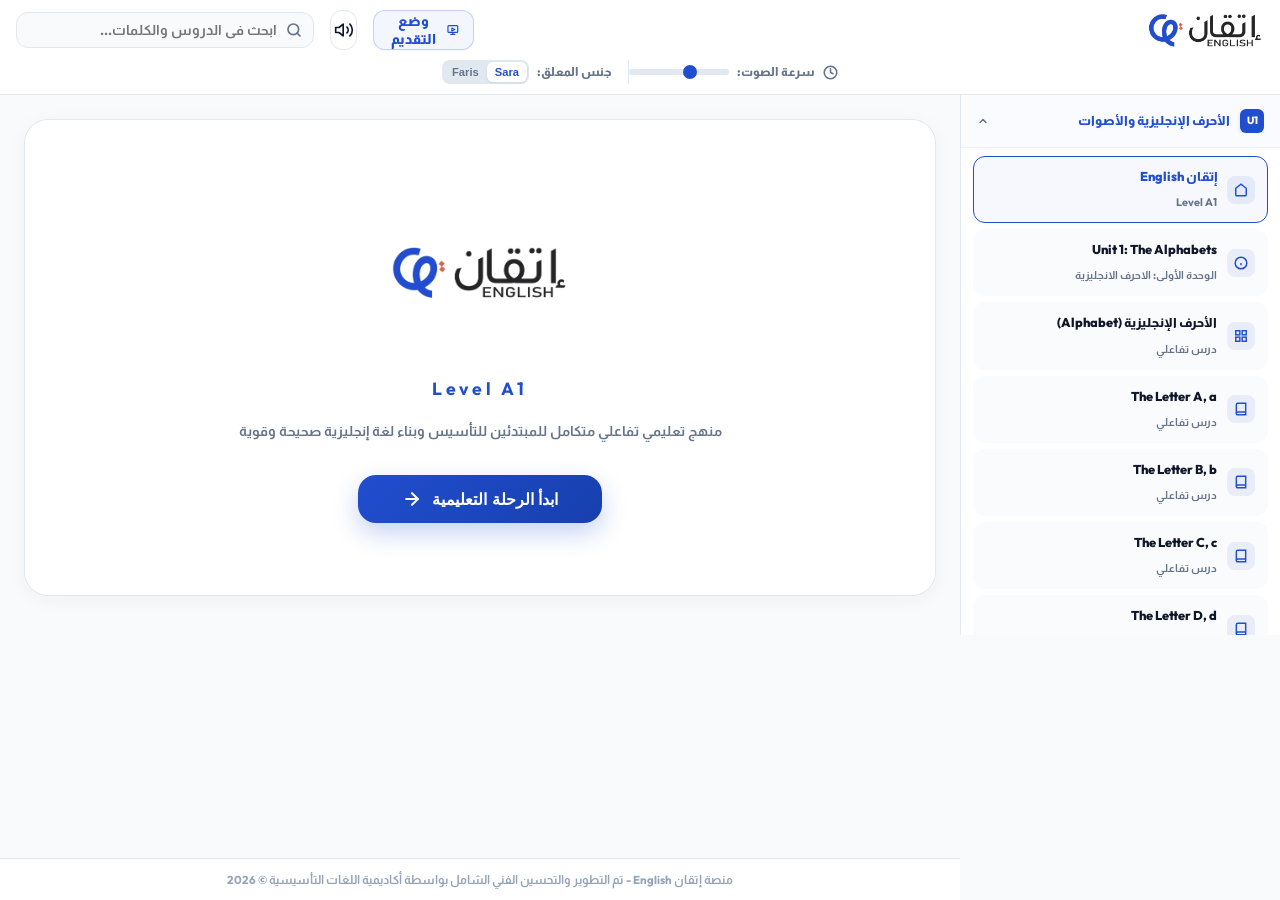
<file: index.html>
<!DOCTYPE html>
<!-- saved from url=(0032)http://127.0.0.1:5500/index.html -->
<html lang="ar" dir="rtl"><head><meta http-equiv="Content-Type" content="text/html; charset=UTF-8">
  
  <meta name="viewport" content="width=device-width, initial-scale=1.0">
  <title>إتقان English - العرض التفاعلي الشامل</title>
  <link rel="stylesheet" href="./Foundation_Course-html_files/style.css">
</head>
<body>

  <!-- Floating Presenter/Full-screen exit banner -->
  <div class="presenter-exit-banner" id="presenter-exit-banner">
    <svg width="14" height="14" viewBox="0 0 24 24" fill="none" stroke="currentColor" stroke-width="2.5" stroke-linecap="round" stroke-linejoin="round" xmlns="http://www.w3.org/2000/svg"><line x1="18" y1="6" x2="6" y2="18"></line><line x1="6" y1="6" x2="18" y2="18"></line></svg>
    <span>اضغط هنا أو على Esc للخروج من وضع التقديم</span>
  </div>

  <div class="app-container">
    
    <!-- Top Configuration and Controls Header -->
    <header class="top-header">
      <div class="header-left">
        <!-- Sidebar Drawer Toggle for mobile screens -->
        <button class="sidebar-toggle-btn" id="sidebar-toggle" title="القائمة">
          <svg width="22" height="22" viewBox="0 0 24 24" fill="none" stroke="currentColor" stroke-width="2.5" stroke-linecap="round" stroke-linejoin="round" xmlns="http://www.w3.org/2000/svg"><line x1="3" y1="12" x2="21" y2="12"></line><line x1="3" y1="6" x2="21" y2="6"></line><line x1="3" y1="18" x2="21" y2="18"></line></svg>
        </button>

       <div class="site-logo-container">
  <img src="Foundation_Course-html_files/logo.png" class="site-logo" alt="Logo">
</div>

      </div>

      <!-- Center Voice Speed and Gender Config Deck -->
      <div class="voice-deck">
        <div class="voice-control-item">
          <svg width="15" height="15" viewBox="0 0 24 24" fill="none" stroke="currentColor" stroke-width="2.5" stroke-linecap="round" stroke-linejoin="round" xmlns="http://www.w3.org/2000/svg"><circle cx="12" cy="12" r="10"></circle><polyline points="12 6 12 12 16 14"></polyline></svg>
          <span>سرعة الصوت:</span>
          <input type="range" id="voice-rate-slider" min="0.5" max="1.3" step="0.1" value="0.8" class="rate-slider">
        </div>
        <div class="voice-control-item" style="border-right: 1px solid var(--border-slate); padding-right: 16px;">
          <span>جنس المعلق:</span>
          <div class="toggle-group">
            <button class="toggle-item" id="toggle-female">Sara</button>
            <button class="toggle-item active" id="toggle-male">Faris</button>
          </div>
        </div>
      </div>

      <!-- Right Header Actions (Mute, Presenter, Search, Bookmarks) -->
      <div class="header-right">
        <!-- Search bar input -->
        <div class="search-container">
          <input type="text" id="search-input" class="search-input" placeholder="ابحث في الدروس والكلمات...">
          <svg class="search-icon" viewBox="0 0 24 24" fill="none" stroke="currentColor" stroke-width="2.5" stroke-linecap="round" stroke-linejoin="round" xmlns="http://www.w3.org/2000/svg"><circle cx="11" cy="11" r="8"></circle><line x1="21" y1="21" x2="16.65" y2="16.65"></line></svg>
          <button class="search-clear" id="search-clear" title="مسح">×</button>
        </div>

        <!-- Presenter Mode Button -->
        <button class="icon-btn" id="presenter-btn" title="وضع ملء الشاشة والتقديم">
          <svg class="presenter-icon" width="18" height="18" viewBox="0 0 24 24" fill="none" stroke="currentColor" stroke-width="2.5" stroke-linecap="round" stroke-linejoin="round" xmlns="http://www.w3.org/2000/svg">
            <rect x="2" y="3" width="20" height="14" rx="2" ry="2"></rect>
            <line x1="8" y1="21" x2="16" y2="21"></line>
            <line x1="12" y1="17" x2="12" y2="21"></line>
            <polygon points="10 8 16 11 10 14 10 8"></polygon>
          </svg>
          <span class="btn-label-text">وضع التقديم</span>
        </button>

        <!-- Audio mute Button -->
        <button class="icon-btn" id="mute-btn" title="كتم / تفعيل الصوت"><svg width="20" height="20" viewBox="0 0 24 24" fill="none" stroke="currentColor" stroke-width="2" stroke-linecap="round" stroke-linejoin="round" xmlns="http://www.w3.org/2000/svg"><polygon points="11 5 6 9 2 9 2 15 6 15 11 19 11 5"></polygon><path d="M15.54 8.46a5 5 0 0 1 0 7.07"></path><path d="M19.07 4.93a10 10 0 0 1 0 14.14"></path></svg></button>
      </div>
    </header>

    <!-- Main Workspace Content Frame -->
    <div class="workspace-body">
      
      <!-- Backdrop overlay for mobile sidebar drawer -->
      <div class="sidebar-overlay" id="sidebar-overlay"></div>

      <!-- Slide Directory sidebar -->
      <aside class="sidebar" id="sidebar">
        <!-- Units selection block -->
        <div class="unit-filter-container">
          <h3 class="filter-title">الوحدات التعليمية</h3>
          <div class="unit-grid">
            <button class="unit-btn active" data-unit-id="1">الأحرف</button>
            <button class="unit-btn" data-unit-id="2">الكينونة</button>
            <button class="unit-btn" data-unit-id="3">الكلام</button>
            <button class="unit-btn" data-unit-id="4">الجملة</button>
            <button class="unit-btn" data-unit-id="5">المضارع</button>
            <button class="unit-btn" data-unit-id="6">المحادثة</button>
          </div>
        </div>

        <!-- Slides List Directory -->
        <div class="slide-list-container" id="slide-list-container"><div class="sidebar-unit-section expanded" data-unit-id="1"><div class="sidebar-unit-header active">
        <div class="unit-header-title-box">
          <span class="unit-header-badge">U1</span>
          <span class="unit-header-text">الأحرف الإنجليزية والأصوات</span>
        </div>
        <span class="unit-chevron">
          <svg width="12" height="12" viewBox="0 0 24 24" fill="none" stroke="currentColor" stroke-width="3" stroke-linecap="round" stroke-linejoin="round" xmlns="http://www.w3.org/2000/svg"><polyline points="6 9 12 15 18 9"></polyline></svg>
        </span>
      </div><div class="sidebar-unit-lessons" style="display: block;"><div class="slide-item active">
          <div class="slide-item-right">
            <span class="slide-item-icon" style="background-color: rgba(33, 78, 207, 0.08); color: var(--brand-blue);">
              <svg width="14" height="14" viewBox="0 0 24 24" fill="none" stroke="currentColor" stroke-width="2.5"><path d="M3 9l9-7 9 7v11a2 2 0 0 1-2 2H5a2 2 0 0 1-2-2z"></path></svg>
            </span>
            <div class="slide-item-info">
              <h4 class="slide-item-title">إتقان English</h4>
              <span class="slide-item-subtitle">Level A1</span>
            </div>
          </div>

        </div><div class="slide-item ">
          <div class="slide-item-right">
            <span class="slide-item-icon" style="background-color: rgba(33, 78, 207, 0.08); color: var(--brand-blue);">
              <svg width="14" height="14" viewBox="0 0 24 24" fill="none" stroke="currentColor" stroke-width="2.5"><circle cx="12" cy="12" r="10"></circle><line x1="12" y1="16" x2="12" y2="12"></line><line x1="12" y1="8" x2="12.01" y2="8"></line></svg>
            </span>
            <div class="slide-item-info">
              <h4 class="slide-item-title">Unit 1: The Alphabets</h4>
              <span class="slide-item-subtitle">الوحدة الأولى: الاحرف الانجليزية</span>
            </div>
          </div>
          
        </div><div class="slide-item ">
          <div class="slide-item-right">
            <span class="slide-item-icon" style="background-color: rgba(33, 78, 207, 0.08); color: var(--brand-blue);">
              <svg width="14" height="14" viewBox="0 0 24 24" fill="none" stroke="currentColor" stroke-width="2.5"><rect x="3" y="3" width="7" height="7"></rect><rect x="14" y="3" width="7" height="7"></rect><rect x="14" y="14" width="7" height="7"></rect><rect x="3" y="14" width="7" height="7"></rect></svg>
            </span>
            <div class="slide-item-info">
              <h4 class="slide-item-title">الأحرف الإنجليزية (Alphabet)</h4>
              <span class="slide-item-subtitle">درس تفاعلي</span>
            </div>
          </div>
          
        </div><div class="slide-item ">
          <div class="slide-item-right">
            <span class="slide-item-icon" style="background-color: rgba(33, 78, 207, 0.08); color: var(--brand-blue);">
              <svg width="14" height="14" viewBox="0 0 24 24" fill="none" stroke="currentColor" stroke-width="2.5"><path d="M4 19.5A2.5 2.5 0 0 1 6.5 17H20"></path><path d="M6.5 2H20v20H6.5A2.5 2.5 0 0 1 4 19.5v-15A2.5 2.5 0 0 1 6.5 2z"></path></svg>
            </span>
            <div class="slide-item-info">
              <h4 class="slide-item-title">The Letter A, a</h4>
              <span class="slide-item-subtitle">درس تفاعلي</span>
            </div>
          </div>

        </div><div class="slide-item ">
          <div class="slide-item-right">
            <span class="slide-item-icon" style="background-color: rgba(33, 78, 207, 0.08); color: var(--brand-blue);">
              <svg width="14" height="14" viewBox="0 0 24 24" fill="none" stroke="currentColor" stroke-width="2.5"><path d="M4 19.5A2.5 2.5 0 0 1 6.5 17H20"></path><path d="M6.5 2H20v20H6.5A2.5 2.5 0 0 1 4 19.5v-15A2.5 2.5 0 0 1 6.5 2z"></path></svg>
            </span>
            <div class="slide-item-info">
              <h4 class="slide-item-title">The Letter B, b</h4>
              <span class="slide-item-subtitle">درس تفاعلي</span>
            </div>
          </div>
          
        </div><div class="slide-item ">
          <div class="slide-item-right">
            <span class="slide-item-icon" style="background-color: rgba(33, 78, 207, 0.08); color: var(--brand-blue);">
              <svg width="14" height="14" viewBox="0 0 24 24" fill="none" stroke="currentColor" stroke-width="2.5"><path d="M4 19.5A2.5 2.5 0 0 1 6.5 17H20"></path><path d="M6.5 2H20v20H6.5A2.5 2.5 0 0 1 4 19.5v-15A2.5 2.5 0 0 1 6.5 2z"></path></svg>
            </span>
            <div class="slide-item-info">
              <h4 class="slide-item-title">The Letter C, c</h4>
              <span class="slide-item-subtitle">درس تفاعلي</span>
            </div>
          </div>
          
        </div><div class="slide-item ">
          <div class="slide-item-right">
            <span class="slide-item-icon" style="background-color: rgba(33, 78, 207, 0.08); color: var(--brand-blue);">
              <svg width="14" height="14" viewBox="0 0 24 24" fill="none" stroke="currentColor" stroke-width="2.5"><path d="M4 19.5A2.5 2.5 0 0 1 6.5 17H20"></path><path d="M6.5 2H20v20H6.5A2.5 2.5 0 0 1 4 19.5v-15A2.5 2.5 0 0 1 6.5 2z"></path></svg>
            </span>
            <div class="slide-item-info">
              <h4 class="slide-item-title">The Letter D, d</h4>
              <span class="slide-item-subtitle">درس تفاعلي</span>
            </div>
          </div>
          
        </div><div class="slide-item ">
          <div class="slide-item-right">
            <span class="slide-item-icon" style="background-color: rgba(33, 78, 207, 0.08); color: var(--brand-blue);">
              <svg width="14" height="14" viewBox="0 0 24 24" fill="none" stroke="currentColor" stroke-width="2.5"><path d="M4 19.5A2.5 2.5 0 0 1 6.5 17H20"></path><path d="M6.5 2H20v20H6.5A2.5 2.5 0 0 1 4 19.5v-15A2.5 2.5 0 0 1 6.5 2z"></path></svg>
            </span>
            <div class="slide-item-info">
              <h4 class="slide-item-title">The Letter E, e</h4>
              <span class="slide-item-subtitle">درس تفاعلي</span>
            </div>
          </div>
          
        </div><div class="slide-item ">
          <div class="slide-item-right">
            <span class="slide-item-icon" style="background-color: rgba(33, 78, 207, 0.08); color: var(--brand-blue);">
              <svg width="14" height="14" viewBox="0 0 24 24" fill="none" stroke="currentColor" stroke-width="2.5"><path d="M4 19.5A2.5 2.5 0 0 1 6.5 17H20"></path><path d="M6.5 2H20v20H6.5A2.5 2.5 0 0 1 4 19.5v-15A2.5 2.5 0 0 1 6.5 2z"></path></svg>
            </span>
            <div class="slide-item-info">
              <h4 class="slide-item-title">The Letter F, f</h4>
              <span class="slide-item-subtitle">درس تفاعلي</span>
            </div>
          </div>
          
        </div><div class="slide-item ">
          <div class="slide-item-right">
            <span class="slide-item-icon" style="background-color: rgba(33, 78, 207, 0.08); color: var(--brand-blue);">
              <svg width="14" height="14" viewBox="0 0 24 24" fill="none" stroke="currentColor" stroke-width="2.5"><path d="M4 19.5A2.5 2.5 0 0 1 6.5 17H20"></path><path d="M6.5 2H20v20H6.5A2.5 2.5 0 0 1 4 19.5v-15A2.5 2.5 0 0 1 6.5 2z"></path></svg>
            </span>
            <div class="slide-item-info">
              <h4 class="slide-item-title">The Letter G, g</h4>
              <span class="slide-item-subtitle">درس تفاعلي</span>
            </div>
          </div>
          
        </div><div class="slide-item ">
          <div class="slide-item-right">
            <span class="slide-item-icon" style="background-color: rgba(33, 78, 207, 0.08); color: var(--brand-blue);">
              <svg width="14" height="14" viewBox="0 0 24 24" fill="none" stroke="currentColor" stroke-width="2.5"><path d="M4 19.5A2.5 2.5 0 0 1 6.5 17H20"></path><path d="M6.5 2H20v20H6.5A2.5 2.5 0 0 1 4 19.5v-15A2.5 2.5 0 0 1 6.5 2z"></path></svg>
            </span>
            <div class="slide-item-info">
              <h4 class="slide-item-title">The Letter H, h</h4>
              <span class="slide-item-subtitle">درس تفاعلي</span>
            </div>
          </div>
          
        </div><div class="slide-item ">
          <div class="slide-item-right">
            <span class="slide-item-icon" style="background-color: rgba(33, 78, 207, 0.08); color: var(--brand-blue);">
              <svg width="14" height="14" viewBox="0 0 24 24" fill="none" stroke="currentColor" stroke-width="2.5"><path d="M4 19.5A2.5 2.5 0 0 1 6.5 17H20"></path><path d="M6.5 2H20v20H6.5A2.5 2.5 0 0 1 4 19.5v-15A2.5 2.5 0 0 1 6.5 2z"></path></svg>
            </span>
            <div class="slide-item-info">
              <h4 class="slide-item-title">The Letter I, i</h4>
              <span class="slide-item-subtitle">درس تفاعلي</span>
            </div>
          </div>
          
        </div><div class="slide-item ">
          <div class="slide-item-right">
            <span class="slide-item-icon" style="background-color: rgba(33, 78, 207, 0.08); color: var(--brand-blue);">
              <svg width="14" height="14" viewBox="0 0 24 24" fill="none" stroke="currentColor" stroke-width="2.5"><path d="M4 19.5A2.5 2.5 0 0 1 6.5 17H20"></path><path d="M6.5 2H20v20H6.5A2.5 2.5 0 0 1 4 19.5v-15A2.5 2.5 0 0 1 6.5 2z"></path></svg>
            </span>
            <div class="slide-item-info">
              <h4 class="slide-item-title">The Letter J, j</h4>
              <span class="slide-item-subtitle">درس تفاعلي</span>
            </div>
          </div>

        </div><div class="slide-item ">
          <div class="slide-item-right">
            <span class="slide-item-icon" style="background-color: rgba(33, 78, 207, 0.08); color: var(--brand-blue);">
              <svg width="14" height="14" viewBox="0 0 24 24" fill="none" stroke="currentColor" stroke-width="2.5"><path d="M4 19.5A2.5 2.5 0 0 1 6.5 17H20"></path><path d="M6.5 2H20v20H6.5A2.5 2.5 0 0 1 4 19.5v-15A2.5 2.5 0 0 1 6.5 2z"></path></svg>
            </span>
            <div class="slide-item-info">
              <h4 class="slide-item-title">The Letter K, k</h4>
              <span class="slide-item-subtitle">درس تفاعلي</span>
            </div>
          </div>
          
        </div><div class="slide-item ">
          <div class="slide-item-right">
            <span class="slide-item-icon" style="background-color: rgba(33, 78, 207, 0.08); color: var(--brand-blue);">
              <svg width="14" height="14" viewBox="0 0 24 24" fill="none" stroke="currentColor" stroke-width="2.5"><path d="M4 19.5A2.5 2.5 0 0 1 6.5 17H20"></path><path d="M6.5 2H20v20H6.5A2.5 2.5 0 0 1 4 19.5v-15A2.5 2.5 0 0 1 6.5 2z"></path></svg>
            </span>
            <div class="slide-item-info">
              <h4 class="slide-item-title">The Letter L, l</h4>
              <span class="slide-item-subtitle">درس تفاعلي</span>
            </div>
          </div>
          
        </div><div class="slide-item ">
          <div class="slide-item-right">
            <span class="slide-item-icon" style="background-color: rgba(33, 78, 207, 0.08); color: var(--brand-blue);">
              <svg width="14" height="14" viewBox="0 0 24 24" fill="none" stroke="currentColor" stroke-width="2.5"><path d="M4 19.5A2.5 2.5 0 0 1 6.5 17H20"></path><path d="M6.5 2H20v20H6.5A2.5 2.5 0 0 1 4 19.5v-15A2.5 2.5 0 0 1 6.5 2z"></path></svg>
            </span>
            <div class="slide-item-info">
              <h4 class="slide-item-title">The Letter M, m</h4>
              <span class="slide-item-subtitle">درس تفاعلي</span>
            </div>
          </div>
          
        </div><div class="slide-item ">
          <div class="slide-item-right">
            <span class="slide-item-icon" style="background-color: rgba(33, 78, 207, 0.08); color: var(--brand-blue);">
              <svg width="14" height="14" viewBox="0 0 24 24" fill="none" stroke="currentColor" stroke-width="2.5"><path d="M4 19.5A2.5 2.5 0 0 1 6.5 17H20"></path><path d="M6.5 2H20v20H6.5A2.5 2.5 0 0 1 4 19.5v-15A2.5 2.5 0 0 1 6.5 2z"></path></svg>
            </span>
            <div class="slide-item-info">
              <h4 class="slide-item-title">The Letter N, n</h4>
              <span class="slide-item-subtitle">درس تفاعلي</span>
            </div>
          </div>
          
        </div><div class="slide-item ">
          <div class="slide-item-right">
            <span class="slide-item-icon" style="background-color: rgba(33, 78, 207, 0.08); color: var(--brand-blue);">
              <svg width="14" height="14" viewBox="0 0 24 24" fill="none" stroke="currentColor" stroke-width="2.5"><path d="M4 19.5A2.5 2.5 0 0 1 6.5 17H20"></path><path d="M6.5 2H20v20H6.5A2.5 2.5 0 0 1 4 19.5v-15A2.5 2.5 0 0 1 6.5 2z"></path></svg>
            </span>
            <div class="slide-item-info">
              <h4 class="slide-item-title">The Letter O, o</h4>
              <span class="slide-item-subtitle">درس تفاعلي</span>
            </div>
          </div>
          
        </div><div class="slide-item ">
          <div class="slide-item-right">
            <span class="slide-item-icon" style="background-color: rgba(33, 78, 207, 0.08); color: var(--brand-blue);">
              <svg width="14" height="14" viewBox="0 0 24 24" fill="none" stroke="currentColor" stroke-width="2.5"><path d="M4 19.5A2.5 2.5 0 0 1 6.5 17H20"></path><path d="M6.5 2H20v20H6.5A2.5 2.5 0 0 1 4 19.5v-15A2.5 2.5 0 0 1 6.5 2z"></path></svg>
            </span>
            <div class="slide-item-info">
              <h4 class="slide-item-title">The Letter P, p</h4>
              <span class="slide-item-subtitle">درس تفاعلي</span>
            </div>
          </div>
          
        </div><div class="slide-item ">
          <div class="slide-item-right">
            <span class="slide-item-icon" style="background-color: rgba(33, 78, 207, 0.08); color: var(--brand-blue);">
              <svg width="14" height="14" viewBox="0 0 24 24" fill="none" stroke="currentColor" stroke-width="2.5"><path d="M4 19.5A2.5 2.5 0 0 1 6.5 17H20"></path><path d="M6.5 2H20v20H6.5A2.5 2.5 0 0 1 4 19.5v-15A2.5 2.5 0 0 1 6.5 2z"></path></svg>
            </span>
            <div class="slide-item-info">
              <h4 class="slide-item-title">The Letter Q, q</h4>
              <span class="slide-item-subtitle">درس تفاعلي</span>
            </div>
          </div>
          
        </div><div class="slide-item ">
          <div class="slide-item-right">
            <span class="slide-item-icon" style="background-color: rgba(33, 78, 207, 0.08); color: var(--brand-blue);">
              <svg width="14" height="14" viewBox="0 0 24 24" fill="none" stroke="currentColor" stroke-width="2.5"><path d="M4 19.5A2.5 2.5 0 0 1 6.5 17H20"></path><path d="M6.5 2H20v20H6.5A2.5 2.5 0 0 1 4 19.5v-15A2.5 2.5 0 0 1 6.5 2z"></path></svg>
            </span>
            <div class="slide-item-info">
              <h4 class="slide-item-title">The Letter R, r</h4>
              <span class="slide-item-subtitle">درس تفاعلي</span>
            </div>
          </div>
          
        </div><div class="slide-item ">
          <div class="slide-item-right">
            <span class="slide-item-icon" style="background-color: rgba(33, 78, 207, 0.08); color: var(--brand-blue);">
              <svg width="14" height="14" viewBox="0 0 24 24" fill="none" stroke="currentColor" stroke-width="2.5"><path d="M4 19.5A2.5 2.5 0 0 1 6.5 17H20"></path><path d="M6.5 2H20v20H6.5A2.5 2.5 0 0 1 4 19.5v-15A2.5 2.5 0 0 1 6.5 2z"></path></svg>
            </span>
            <div class="slide-item-info">
              <h4 class="slide-item-title">The Letter S, s</h4>
              <span class="slide-item-subtitle">درس تفاعلي</span>
            </div>
          </div>
          
        </div><div class="slide-item ">
          <div class="slide-item-right">
            <span class="slide-item-icon" style="background-color: rgba(33, 78, 207, 0.08); color: var(--brand-blue);">
              <svg width="14" height="14" viewBox="0 0 24 24" fill="none" stroke="currentColor" stroke-width="2.5"><path d="M4 19.5A2.5 2.5 0 0 1 6.5 17H20"></path><path d="M6.5 2H20v20H6.5A2.5 2.5 0 0 1 4 19.5v-15A2.5 2.5 0 0 1 6.5 2z"></path></svg>
            </span>
            <div class="slide-item-info">
              <h4 class="slide-item-title">The Letter T, t</h4>
              <span class="slide-item-subtitle">درس تفاعلي</span>
            </div>
          </div>
          
        </div><div class="slide-item ">
          <div class="slide-item-right">
            <span class="slide-item-icon" style="background-color: rgba(33, 78, 207, 0.08); color: var(--brand-blue);">
              <svg width="14" height="14" viewBox="0 0 24 24" fill="none" stroke="currentColor" stroke-width="2.5"><path d="M4 19.5A2.5 2.5 0 0 1 6.5 17H20"></path><path d="M6.5 2H20v20H6.5A2.5 2.5 0 0 1 4 19.5v-15A2.5 2.5 0 0 1 6.5 2z"></path></svg>
            </span>
            <div class="slide-item-info">
              <h4 class="slide-item-title">The Letter U, u</h4>
              <span class="slide-item-subtitle">درس تفاعلي</span>
            </div>
          </div>
          
        </div><div class="slide-item ">
          <div class="slide-item-right">
            <span class="slide-item-icon" style="background-color: rgba(33, 78, 207, 0.08); color: var(--brand-blue);">
              <svg width="14" height="14" viewBox="0 0 24 24" fill="none" stroke="currentColor" stroke-width="2.5"><path d="M4 19.5A2.5 2.5 0 0 1 6.5 17H20"></path><path d="M6.5 2H20v20H6.5A2.5 2.5 0 0 1 4 19.5v-15A2.5 2.5 0 0 1 6.5 2z"></path></svg>
            </span>
            <div class="slide-item-info">
              <h4 class="slide-item-title">The Letter V, v</h4>
              <span class="slide-item-subtitle">درس تفاعلي</span>
            </div>
          </div>
          
        </div><div class="slide-item ">
          <div class="slide-item-right">
            <span class="slide-item-icon" style="background-color: rgba(33, 78, 207, 0.08); color: var(--brand-blue);">
              <svg width="14" height="14" viewBox="0 0 24 24" fill="none" stroke="currentColor" stroke-width="2.5"><path d="M4 19.5A2.5 2.5 0 0 1 6.5 17H20"></path><path d="M6.5 2H20v20H6.5A2.5 2.5 0 0 1 4 19.5v-15A2.5 2.5 0 0 1 6.5 2z"></path></svg>
            </span>
            <div class="slide-item-info">
              <h4 class="slide-item-title">The Letter W, w</h4>
              <span class="slide-item-subtitle">درس تفاعلي</span>
            </div>
          </div>
          
        </div><div class="slide-item ">
          <div class="slide-item-right">
            <span class="slide-item-icon" style="background-color: rgba(33, 78, 207, 0.08); color: var(--brand-blue);">
              <svg width="14" height="14" viewBox="0 0 24 24" fill="none" stroke="currentColor" stroke-width="2.5"><path d="M4 19.5A2.5 2.5 0 0 1 6.5 17H20"></path><path d="M6.5 2H20v20H6.5A2.5 2.5 0 0 1 4 19.5v-15A2.5 2.5 0 0 1 6.5 2z"></path></svg>
            </span>
            <div class="slide-item-info">
              <h4 class="slide-item-title">The Letter X, x</h4>
              <span class="slide-item-subtitle">درس تفاعلي</span>
            </div>
          </div>
          
        </div><div class="slide-item ">
          <div class="slide-item-right">
            <span class="slide-item-icon" style="background-color: rgba(33, 78, 207, 0.08); color: var(--brand-blue);">
              <svg width="14" height="14" viewBox="0 0 24 24" fill="none" stroke="currentColor" stroke-width="2.5"><path d="M4 19.5A2.5 2.5 0 0 1 6.5 17H20"></path><path d="M6.5 2H20v20H6.5A2.5 2.5 0 0 1 4 19.5v-15A2.5 2.5 0 0 1 6.5 2z"></path></svg>
            </span>
            <div class="slide-item-info">
              <h4 class="slide-item-title">The Letter Y, y</h4>
              <span class="slide-item-subtitle">درس تفاعلي</span>
            </div>
          </div>
          
        </div><div class="slide-item ">
          <div class="slide-item-right">
            <span class="slide-item-icon" style="background-color: rgba(33, 78, 207, 0.08); color: var(--brand-blue);">
              <svg width="14" height="14" viewBox="0 0 24 24" fill="none" stroke="currentColor" stroke-width="2.5"><path d="M4 19.5A2.5 2.5 0 0 1 6.5 17H20"></path><path d="M6.5 2H20v20H6.5A2.5 2.5 0 0 1 4 19.5v-15A2.5 2.5 0 0 1 6.5 2z"></path></svg>
            </span>
            <div class="slide-item-info">
              <h4 class="slide-item-title">The Letter Z, z</h4>
              <span class="slide-item-subtitle">درس تفاعلي</span>
            </div>
          </div>
          
        </div><div class="slide-item ">
          <div class="slide-item-right">
            <span class="slide-item-icon" style="background-color: rgba(33, 78, 207, 0.08); color: var(--brand-blue);">
              <svg width="14" height="14" viewBox="0 0 24 24" fill="none" stroke="currentColor" stroke-width="2.5"><path d="M4 19.5A2.5 2.5 0 0 1 6.5 17H20"></path><path d="M6.5 2H20v20H6.5A2.5 2.5 0 0 1 4 19.5v-15A2.5 2.5 0 0 1 6.5 2z"></path></svg>
            </span>
            <div class="slide-item-info">
              <h4 class="slide-item-title">درس الأصوات في اللغة الإنجليزية</h4>
              <span class="slide-item-subtitle">(English Sounds)</span>
            </div>
          </div>
          
        </div><div class="slide-item ">
          <div class="slide-item-right">
            <span class="slide-item-icon" style="background-color: rgba(33, 78, 207, 0.08); color: var(--brand-blue);">
              <svg width="14" height="14" viewBox="0 0 24 24" fill="none" stroke="currentColor" stroke-width="2.5"><path d="M4 19.5A2.5 2.5 0 0 1 6.5 17H20"></path><path d="M6.5 2H20v20H6.5A2.5 2.5 0 0 1 4 19.5v-15A2.5 2.5 0 0 1 6.5 2z"></path></svg>
            </span>
            <div class="slide-item-info">
              <h4 class="slide-item-title">أصوات الحروف المركبة (Compound Sounds)</h4>
              <span class="slide-item-subtitle">درس تفاعلي</span>
            </div>
          </div>

        </div><div class="slide-item ">
          <div class="slide-item-right">
            <span class="slide-item-icon" style="background-color: rgba(33, 78, 207, 0.08); color: var(--brand-blue);">
              <svg width="14" height="14" viewBox="0 0 24 24" fill="none" stroke="currentColor" stroke-width="2.5"><path d="M4 19.5A2.5 2.5 0 0 1 6.5 17H20"></path><path d="M6.5 2H20v20H6.5A2.5 2.5 0 0 1 4 19.5v-15A2.5 2.5 0 0 1 6.5 2z"></path></svg>
            </span>
            <div class="slide-item-info">
              <h4 class="slide-item-title">الحروف الصامتة (Silent Letters)</h4>
              <span class="slide-item-subtitle">درس تفاعلي</span>
            </div>
          </div>
          
        </div><div class="slide-item ">
          <div class="slide-item-right">
            <span class="slide-item-icon" style="background-color: rgba(234, 152, 53, 0.08); color: var(--brand-yellow);">
              <svg width="14" height="14" viewBox="0 0 24 24" fill="none" stroke="currentColor" stroke-width="2.5"><circle cx="12" cy="12" r="10"></circle><path d="M9.09 9a3 3 0 0 1 5.83 1c0 2-3 3-3 3"></path><line x1="12" y1="17" x2="12.01" y2="17"></line></svg>
            </span>
            <div class="slide-item-info">
              <h4 class="slide-item-title">اختبار الوحدة الأولى - السؤال 1: استماع وتمييز</h4>
              <span class="slide-item-subtitle">درس تفاعلي</span>
            </div>
          </div>
          
        </div><div class="slide-item ">
          <div class="slide-item-right">
            <span class="slide-item-icon" style="background-color: rgba(234, 152, 53, 0.08); color: var(--brand-yellow);">
              <svg width="14" height="14" viewBox="0 0 24 24" fill="none" stroke="currentColor" stroke-width="2.5"><circle cx="12" cy="12" r="10"></circle><path d="M9.09 9a3 3 0 0 1 5.83 1c0 2-3 3-3 3"></path><line x1="12" y1="17" x2="12.01" y2="17"></line></svg>
            </span>
            <div class="slide-item-info">
              <h4 class="slide-item-title">اختبار الوحدة الأولى - السؤال 2: استماع وتمييز</h4>
              <span class="slide-item-subtitle">درس تفاعلي</span>
            </div>
          </div>
          
        </div><div class="slide-item ">
          <div class="slide-item-right">
            <span class="slide-item-icon" style="background-color: rgba(234, 152, 53, 0.08); color: var(--brand-yellow);">
              <svg width="14" height="14" viewBox="0 0 24 24" fill="none" stroke="currentColor" stroke-width="2.5"><circle cx="12" cy="12" r="10"></circle><path d="M9.09 9a3 3 0 0 1 5.83 1c0 2-3 3-3 3"></path><line x1="12" y1="17" x2="12.01" y2="17"></line></svg>
            </span>
            <div class="slide-item-info">
              <h4 class="slide-item-title">اختبار الوحدة الأولى - السؤال 3: استماع للأصوات المركبة</h4>
              <span class="slide-item-subtitle">درس تفاعلي</span>
            </div>
          </div>
          
        </div><div class="slide-item ">
          <div class="slide-item-right">
            <span class="slide-item-icon" style="background-color: rgba(234, 152, 53, 0.08); color: var(--brand-yellow);">
              <svg width="14" height="14" viewBox="0 0 24 24" fill="none" stroke="currentColor" stroke-width="2.5"><circle cx="12" cy="12" r="10"></circle><path d="M9.09 9a3 3 0 0 1 5.83 1c0 2-3 3-3 3"></path><line x1="12" y1="17" x2="12.01" y2="17"></line></svg>
            </span>
            <div class="slide-item-info">
              <h4 class="slide-item-title">اختبار الوحدة الأولى - السؤال 4: استماع للأصوات المركبة</h4>
              <span class="slide-item-subtitle">درس تفاعلي</span>
            </div>
          </div>
          
        </div><div class="slide-item ">
          <div class="slide-item-right">
            <span class="slide-item-icon" style="background-color: rgba(234, 152, 53, 0.08); color: var(--brand-yellow);">
              <svg width="14" height="14" viewBox="0 0 24 24" fill="none" stroke="currentColor" stroke-width="2.5"><circle cx="12" cy="12" r="10"></circle><path d="M9.09 9a3 3 0 0 1 5.83 1c0 2-3 3-3 3"></path><line x1="12" y1="17" x2="12.01" y2="17"></line></svg>
            </span>
            <div class="slide-item-info">
              <h4 class="slide-item-title">اختبار الوحدة الأولى - السؤال 5: استماع للأصوات المركبة</h4>
              <span class="slide-item-subtitle">درس تفاعلي</span>
            </div>
          </div>
          
        </div></div></div><div class="sidebar-unit-section expanded" data-unit-id="2"><div class="sidebar-unit-header ">
        <div class="unit-header-title-box">
          <span class="unit-header-badge">U2</span>
          <span class="unit-header-text">فعل الكينونة</span>
        </div>
        <span class="unit-chevron">
          <svg width="12" height="12" viewBox="0 0 24 24" fill="none" stroke="currentColor" stroke-width="3" stroke-linecap="round" stroke-linejoin="round" xmlns="http://www.w3.org/2000/svg"><polyline points="6 9 12 15 18 9"></polyline></svg>
        </span>
      </div><div class="sidebar-unit-lessons" style="display: block;"><div class="slide-item ">
          <div class="slide-item-right">
            <span class="slide-item-icon" style="background-color: rgba(33, 78, 207, 0.08); color: var(--brand-blue);">
              <svg width="14" height="14" viewBox="0 0 24 24" fill="none" stroke="currentColor" stroke-width="2.5"><circle cx="12" cy="12" r="10"></circle><line x1="12" y1="16" x2="12" y2="12"></line><line x1="12" y1="8" x2="12.01" y2="8"></line></svg>
            </span>
            <div class="slide-item-info">
              <h4 class="slide-item-title">Unit 2: Verb to Be</h4>
              <span class="slide-item-subtitle">الوحدة الثانية: فعل الكينونة</span>
            </div>
          </div>
          
        </div><div class="slide-item ">
          <div class="slide-item-right">
            <span class="slide-item-icon" style="background-color: rgba(33, 78, 207, 0.08); color: var(--brand-blue);">
              <svg width="14" height="14" viewBox="0 0 24 24" fill="none" stroke="currentColor" stroke-width="2.5"><path d="M4 19.5A2.5 2.5 0 0 1 6.5 17H20"></path><path d="M6.5 2H20v20H6.5A2.5 2.5 0 0 1 4 19.5v-15A2.5 2.5 0 0 1 6.5 2z"></path></svg>
            </span>
            <div class="slide-item-info">
              <h4 class="slide-item-title">أشكال فعل الكينونة (Shapes of to be)</h4>
              <span class="slide-item-subtitle">درس تفاعلي</span>
            </div>
          </div>
          
        </div><div class="slide-item ">
          <div class="slide-item-right">
            <span class="slide-item-icon" style="background-color: rgba(33, 78, 207, 0.08); color: var(--brand-blue);">
              <svg width="14" height="14" viewBox="0 0 24 24" fill="none" stroke="currentColor" stroke-width="2.5"><path d="M4 19.5A2.5 2.5 0 0 1 6.5 17H20"></path><path d="M6.5 2H20v20H6.5A2.5 2.5 0 0 1 4 19.5v-15A2.5 2.5 0 0 1 6.5 2z"></path></svg>
            </span>
            <div class="slide-item-info">
              <h4 class="slide-item-title">1. استخدام فعل to be في الجمل المثبتة (Positive)</h4>
              <span class="slide-item-subtitle">درس تفاعلي</span>
            </div>
          </div>
          
        </div><div class="slide-item ">
          <div class="slide-item-right">
            <span class="slide-item-icon" style="background-color: rgba(33, 78, 207, 0.08); color: var(--brand-blue);">
              <svg width="14" height="14" viewBox="0 0 24 24" fill="none" stroke="currentColor" stroke-width="2.5"><path d="M4 19.5A2.5 2.5 0 0 1 6.5 17H20"></path><path d="M6.5 2H20v20H6.5A2.5 2.5 0 0 1 4 19.5v-15A2.5 2.5 0 0 1 6.5 2z"></path></svg>
            </span>
            <div class="slide-item-info">
              <h4 class="slide-item-title">2. نفي جمل فعل الكينونة (Negative)</h4>
              <span class="slide-item-subtitle">درس تفاعلي</span>
            </div>
          </div>
          
        </div><div class="slide-item ">
          <div class="slide-item-right">
            <span class="slide-item-icon" style="background-color: rgba(33, 78, 207, 0.08); color: var(--brand-blue);">
              <svg width="14" height="14" viewBox="0 0 24 24" fill="none" stroke="currentColor" stroke-width="2.5"><path d="M4 19.5A2.5 2.5 0 0 1 6.5 17H20"></path><path d="M6.5 2H20v20H6.5A2.5 2.5 0 0 1 4 19.5v-15A2.5 2.5 0 0 1 6.5 2z"></path></svg>
            </span>
            <div class="slide-item-info">
              <h4 class="slide-item-title">3. استخدام فعل to be في الأسئلة (Questions)</h4>
              <span class="slide-item-subtitle">درس تفاعلي</span>
            </div>
          </div>
          
        </div><div class="slide-item ">
          <div class="slide-item-right">
            <span class="slide-item-icon" style="background-color: rgba(234, 152, 53, 0.08); color: var(--brand-yellow);">
              <svg width="14" height="14" viewBox="0 0 24 24" fill="none" stroke="currentColor" stroke-width="2.5"><circle cx="12" cy="12" r="10"></circle><path d="M9.09 9a3 3 0 0 1 5.83 1c0 2-3 3-3 3"></path><line x1="12" y1="17" x2="12.01" y2="17"></line></svg>
            </span>
            <div class="slide-item-info">
              <h4 class="slide-item-title">اختبار الوحدة الثانية - السؤال 1: فعل الكينونة</h4>
              <span class="slide-item-subtitle">درس تفاعلي</span>
            </div>
          </div>
          
        </div><div class="slide-item ">
          <div class="slide-item-right">
            <span class="slide-item-icon" style="background-color: rgba(234, 152, 53, 0.08); color: var(--brand-yellow);">
              <svg width="14" height="14" viewBox="0 0 24 24" fill="none" stroke="currentColor" stroke-width="2.5"><circle cx="12" cy="12" r="10"></circle><path d="M9.09 9a3 3 0 0 1 5.83 1c0 2-3 3-3 3"></path><line x1="12" y1="17" x2="12.01" y2="17"></line></svg>
            </span>
            <div class="slide-item-info">
              <h4 class="slide-item-title">اختبار الوحدة الثانية - السؤال 2: نفي فعل الكينونة</h4>
              <span class="slide-item-subtitle">درس تفاعلي</span>
            </div>
          </div>
          
        </div><div class="slide-item ">
          <div class="slide-item-right">
            <span class="slide-item-icon" style="background-color: rgba(234, 152, 53, 0.08); color: var(--brand-yellow);">
              <svg width="14" height="14" viewBox="0 0 24 24" fill="none" stroke="currentColor" stroke-width="2.5"><circle cx="12" cy="12" r="10"></circle><path d="M9.09 9a3 3 0 0 1 5.83 1c0 2-3 3-3 3"></path><line x1="12" y1="17" x2="12.01" y2="17"></line></svg>
            </span>
            <div class="slide-item-info">
              <h4 class="slide-item-title">اختبار الوحدة الثانية - السؤال 3: الأسئلة بفعل الكينونة</h4>
              <span class="slide-item-subtitle">درس تفاعلي</span>
            </div>
          </div>
          
        </div></div></div><div class="sidebar-unit-section expanded" data-unit-id="3"><div class="sidebar-unit-header ">
        <div class="unit-header-title-box">
          <span class="unit-header-badge">U3</span>
          <span class="unit-header-text">أجزاء الكلام الأساسية</span>
        </div>
        <span class="unit-chevron">
          <svg width="12" height="12" viewBox="0 0 24 24" fill="none" stroke="currentColor" stroke-width="3" stroke-linecap="round" stroke-linejoin="round" xmlns="http://www.w3.org/2000/svg"><polyline points="6 9 12 15 18 9"></polyline></svg>
        </span>
      </div><div class="sidebar-unit-lessons" style="display: block;"><div class="slide-item ">
          <div class="slide-item-right">
            <span class="slide-item-icon" style="background-color: rgba(33, 78, 207, 0.08); color: var(--brand-blue);">
              <svg width="14" height="14" viewBox="0 0 24 24" fill="none" stroke="currentColor" stroke-width="2.5"><circle cx="12" cy="12" r="10"></circle><line x1="12" y1="16" x2="12" y2="12"></line><line x1="12" y1="8" x2="12.01" y2="8"></line></svg>
            </span>
            <div class="slide-item-info">
              <h4 class="slide-item-title">Unit 3: Parts of Speech</h4>
              <span class="slide-item-subtitle">الوحدة الثالثة: أجزاء الكلام الأساسية</span>
            </div>
          </div>
          
        </div><div class="slide-item ">
          <div class="slide-item-right">
            <span class="slide-item-icon" style="background-color: rgba(33, 78, 207, 0.08); color: var(--brand-blue);">
              <svg width="14" height="14" viewBox="0 0 24 24" fill="none" stroke="currentColor" stroke-width="2.5"><path d="M4 19.5A2.5 2.5 0 0 1 6.5 17H20"></path><path d="M6.5 2H20v20H6.5A2.5 2.5 0 0 1 4 19.5v-15A2.5 2.5 0 0 1 6.5 2z"></path></svg>
            </span>
            <div class="slide-item-info">
              <h4 class="slide-item-title">المكونات الأساسية للكلام (Parts of Speech)</h4>
              <span class="slide-item-subtitle">درس تفاعلي</span>
            </div>
          </div>
          
        </div><div class="slide-item ">
          <div class="slide-item-right">
            <span class="slide-item-icon" style="background-color: rgba(33, 78, 207, 0.08); color: var(--brand-blue);">
              <svg width="14" height="14" viewBox="0 0 24 24" fill="none" stroke="currentColor" stroke-width="2.5"><path d="M4 19.5A2.5 2.5 0 0 1 6.5 17H20"></path><path d="M6.5 2H20v20H6.5A2.5 2.5 0 0 1 4 19.5v-15A2.5 2.5 0 0 1 6.5 2z"></path></svg>
            </span>
            <div class="slide-item-info">
              <h4 class="slide-item-title">1. الأسماء (Nouns)</h4>
              <span class="slide-item-subtitle">درس تفاعلي</span>
            </div>
          </div>
          
        </div><div class="slide-item ">
          <div class="slide-item-right">
            <span class="slide-item-icon" style="background-color: rgba(33, 78, 207, 0.08); color: var(--brand-blue);">
              <svg width="14" height="14" viewBox="0 0 24 24" fill="none" stroke="currentColor" stroke-width="2.5"><path d="M4 19.5A2.5 2.5 0 0 1 6.5 17H20"></path><path d="M6.5 2H20v20H6.5A2.5 2.5 0 0 1 4 19.5v-15A2.5 2.5 0 0 1 6.5 2z"></path></svg>
            </span>
            <div class="slide-item-info">
              <h4 class="slide-item-title">2. الأفعال (Verbs)</h4>
              <span class="slide-item-subtitle">درس تفاعلي</span>
            </div>
          </div>
          
        </div><div class="slide-item ">
          <div class="slide-item-right">
            <span class="slide-item-icon" style="background-color: rgba(33, 78, 207, 0.08); color: var(--brand-blue);">
              <svg width="14" height="14" viewBox="0 0 24 24" fill="none" stroke="currentColor" stroke-width="2.5"><path d="M4 19.5A2.5 2.5 0 0 1 6.5 17H20"></path><path d="M6.5 2H20v20H6.5A2.5 2.5 0 0 1 4 19.5v-15A2.5 2.5 0 0 1 6.5 2z"></path></svg>
            </span>
            <div class="slide-item-info">
              <h4 class="slide-item-title">3. الضمائر (Pronouns)</h4>
              <span class="slide-item-subtitle">درس تفاعلي</span>
            </div>
          </div>
          
        </div><div class="slide-item ">
          <div class="slide-item-right">
            <span class="slide-item-icon" style="background-color: rgba(33, 78, 207, 0.08); color: var(--brand-blue);">
              <svg width="14" height="14" viewBox="0 0 24 24" fill="none" stroke="currentColor" stroke-width="2.5"><path d="M4 19.5A2.5 2.5 0 0 1 6.5 17H20"></path><path d="M6.5 2H20v20H6.5A2.5 2.5 0 0 1 4 19.5v-15A2.5 2.5 0 0 1 6.5 2z"></path></svg>
            </span>
            <div class="slide-item-info">
              <h4 class="slide-item-title">4. حروف الجر (Prepositions)</h4>
              <span class="slide-item-subtitle">درس تفاعلي</span>
            </div>
          </div>
          
        </div><div class="slide-item ">
          <div class="slide-item-right">
            <span class="slide-item-icon" style="background-color: rgba(33, 78, 207, 0.08); color: var(--brand-blue);">
              <svg width="14" height="14" viewBox="0 0 24 24" fill="none" stroke="currentColor" stroke-width="2.5"><path d="M4 19.5A2.5 2.5 0 0 1 6.5 17H20"></path><path d="M6.5 2H20v20H6.5A2.5 2.5 0 0 1 4 19.5v-15A2.5 2.5 0 0 1 6.5 2z"></path></svg>
            </span>
            <div class="slide-item-info">
              <h4 class="slide-item-title">5. الصفات (Adjectives)</h4>
              <span class="slide-item-subtitle">درس تفاعلي</span>
            </div>
          </div>
          
        </div><div class="slide-item ">
          <div class="slide-item-right">
            <span class="slide-item-icon" style="background-color: rgba(33, 78, 207, 0.08); color: var(--brand-blue);">
              <svg width="14" height="14" viewBox="0 0 24 24" fill="none" stroke="currentColor" stroke-width="2.5"><path d="M4 19.5A2.5 2.5 0 0 1 6.5 17H20"></path><path d="M6.5 2H20v20H6.5A2.5 2.5 0 0 1 4 19.5v-15A2.5 2.5 0 0 1 6.5 2z"></path></svg>
            </span>
            <div class="slide-item-info">
              <h4 class="slide-item-title">6. الأحوال / الظروف (Adverbs)</h4>
              <span class="slide-item-subtitle">درس تفاعلي</span>
            </div>
          </div>

        </div><div class="slide-item ">
          <div class="slide-item-right">
            <span class="slide-item-icon" style="background-color: rgba(33, 78, 207, 0.08); color: var(--brand-blue);">
              <svg width="14" height="14" viewBox="0 0 24 24" fill="none" stroke="currentColor" stroke-width="2.5"><path d="M4 19.5A2.5 2.5 0 0 1 6.5 17H20"></path><path d="M6.5 2H20v20H6.5A2.5 2.5 0 0 1 4 19.5v-15A2.5 2.5 0 0 1 6.5 2z"></path></svg>
            </span>
            <div class="slide-item-info">
              <h4 class="slide-item-title">7. أدوات العطف (Conjunction)</h4>
              <span class="slide-item-subtitle">درس تفاعلي</span>
            </div>
          </div>
          
        </div><div class="slide-item ">
          <div class="slide-item-right">
            <span class="slide-item-icon" style="background-color: rgba(234, 152, 53, 0.08); color: var(--brand-yellow);">
              <svg width="14" height="14" viewBox="0 0 24 24" fill="none" stroke="currentColor" stroke-width="2.5"><circle cx="12" cy="12" r="10"></circle><path d="M9.09 9a3 3 0 0 1 5.83 1c0 2-3 3-3 3"></path><line x1="12" y1="17" x2="12.01" y2="17"></line></svg>
            </span>
            <div class="slide-item-info">
              <h4 class="slide-item-title">اختبار الوحدة الثالثة - السؤال 1: أجزاء الكلام</h4>
              <span class="slide-item-subtitle">درس تفاعلي</span>
            </div>
          </div>
          
        </div><div class="slide-item ">
          <div class="slide-item-right">
            <span class="slide-item-icon" style="background-color: rgba(234, 152, 53, 0.08); color: var(--brand-yellow);">
              <svg width="14" height="14" viewBox="0 0 24 24" fill="none" stroke="currentColor" stroke-width="2.5"><circle cx="12" cy="12" r="10"></circle><path d="M9.09 9a3 3 0 0 1 5.83 1c0 2-3 3-3 3"></path><line x1="12" y1="17" x2="12.01" y2="17"></line></svg>
            </span>
            <div class="slide-item-info">
              <h4 class="slide-item-title">اختبار الوحدة الثالثة - السؤال 2: حروف الجر</h4>
              <span class="slide-item-subtitle">درس تفاعلي</span>
            </div>
          </div>
          
        </div><div class="slide-item ">
          <div class="slide-item-right">
            <span class="slide-item-icon" style="background-color: rgba(234, 152, 53, 0.08); color: var(--brand-yellow);">
              <svg width="14" height="14" viewBox="0 0 24 24" fill="none" stroke="currentColor" stroke-width="2.5"><circle cx="12" cy="12" r="10"></circle><path d="M9.09 9a3 3 0 0 1 5.83 1c0 2-3 3-3 3"></path><line x1="12" y1="17" x2="12.01" y2="17"></line></svg>
            </span>
            <div class="slide-item-info">
              <h4 class="slide-item-title">اختبار الوحدة الثالثة - السؤال 3: أدوات العطف</h4>
              <span class="slide-item-subtitle">درس تفاعلي</span>
            </div>
          </div>
          
        </div></div></div><div class="sidebar-unit-section " data-unit-id="4"><div class="sidebar-unit-header ">
        <div class="unit-header-title-box">
          <span class="unit-header-badge">U4</span>
          <span class="unit-header-text">بناء الجملة البسيطة والأدوات</span>
        </div>
        <span class="unit-chevron">
          <svg width="12" height="12" viewBox="0 0 24 24" fill="none" stroke="currentColor" stroke-width="3" stroke-linecap="round" stroke-linejoin="round" xmlns="http://www.w3.org/2000/svg"><polyline points="6 9 12 15 18 9"></polyline></svg>
        </span>
      </div><div class="sidebar-unit-lessons" style="display: none;"><div class="slide-item ">
          <div class="slide-item-right">
            <span class="slide-item-icon" style="background-color: rgba(33, 78, 207, 0.08); color: var(--brand-blue);">
              <svg width="14" height="14" viewBox="0 0 24 24" fill="none" stroke="currentColor" stroke-width="2.5"><circle cx="12" cy="12" r="10"></circle><line x1="12" y1="16" x2="12" y2="12"></line><line x1="12" y1="8" x2="12.01" y2="8"></line></svg>
            </span>
            <div class="slide-item-info">
              <h4 class="slide-item-title">Unit 4: Simple Sentence Structure</h4>
              <span class="slide-item-subtitle">الوحدة الرابعة: بناء الجملة البسيطة والأدوات</span>
            </div>
          </div>
          
        </div><div class="slide-item ">
          <div class="slide-item-right">
            <span class="slide-item-icon" style="background-color: rgba(33, 78, 207, 0.08); color: var(--brand-blue);">
              <svg width="14" height="14" viewBox="0 0 24 24" fill="none" stroke="currentColor" stroke-width="2.5"><path d="M4 19.5A2.5 2.5 0 0 1 6.5 17H20"></path><path d="M6.5 2H20v20H6.5A2.5 2.5 0 0 1 4 19.5v-15A2.5 2.5 0 0 1 6.5 2z"></path></svg>
            </span>
            <div class="slide-item-info">
              <h4 class="slide-item-title">ترتيب الكلمات في الجملة الإنجليزية (Sentence Order)</h4>
              <span class="slide-item-subtitle">درس تفاعلي</span>
            </div>
          </div>
          
        </div><div class="slide-item ">
          <div class="slide-item-right">
            <span class="slide-item-icon" style="background-color: rgba(33, 78, 207, 0.08); color: var(--brand-blue);">
              <svg width="14" height="14" viewBox="0 0 24 24" fill="none" stroke="currentColor" stroke-width="2.5"><path d="M4 19.5A2.5 2.5 0 0 1 6.5 17H20"></path><path d="M6.5 2H20v20H6.5A2.5 2.5 0 0 1 4 19.5v-15A2.5 2.5 0 0 1 6.5 2z"></path></svg>
            </span>
            <div class="slide-item-info">
              <h4 class="slide-item-title">أمثلة على بناء الجمل الإنجليزية (S + V + O/C)</h4>
              <span class="slide-item-subtitle">درس تفاعلي</span>
            </div>
          </div>
          
        </div><div class="slide-item ">
          <div class="slide-item-right">
            <span class="slide-item-icon" style="background-color: rgba(33, 78, 207, 0.08); color: var(--brand-blue);">
              <svg width="14" height="14" viewBox="0 0 24 24" fill="none" stroke="currentColor" stroke-width="2.5"><path d="M4 19.5A2.5 2.5 0 0 1 6.5 17H20"></path><path d="M6.5 2H20v20H6.5A2.5 2.5 0 0 1 4 19.5v-15A2.5 2.5 0 0 1 6.5 2z"></path></svg>
            </span>
            <div class="slide-item-info">
              <h4 class="slide-item-title">أدوات التعريف والتنكير (Articles)</h4>
              <span class="slide-item-subtitle">درس تفاعلي</span>
            </div>
          </div>
          
        </div><div class="slide-item ">
          <div class="slide-item-right">
            <span class="slide-item-icon" style="background-color: rgba(33, 78, 207, 0.08); color: var(--brand-blue);">
              <svg width="14" height="14" viewBox="0 0 24 24" fill="none" stroke="currentColor" stroke-width="2.5"><path d="M4 19.5A2.5 2.5 0 0 1 6.5 17H20"></path><path d="M6.5 2H20v20H6.5A2.5 2.5 0 0 1 4 19.5v-15A2.5 2.5 0 0 1 6.5 2z"></path></svg>
            </span>
            <div class="slide-item-info">
              <h4 class="slide-item-title">متى نستخدم A ومتى نستخدم AN؟</h4>
              <span class="slide-item-subtitle">درس تفاعلي</span>
            </div>
          </div>
          
        </div><div class="slide-item ">
          <div class="slide-item-right">
            <span class="slide-item-icon" style="background-color: rgba(33, 78, 207, 0.08); color: var(--brand-blue);">
              <svg width="14" height="14" viewBox="0 0 24 24" fill="none" stroke="currentColor" stroke-width="2.5"><path d="M4 19.5A2.5 2.5 0 0 1 6.5 17H20"></path><path d="M6.5 2H20v20H6.5A2.5 2.5 0 0 1 4 19.5v-15A2.5 2.5 0 0 1 6.5 2z"></path></svg>
            </span>
            <div class="slide-item-info">
              <h4 class="slide-item-title">صنع جمل بسيطة ومناسبة مع الأدوات</h4>
              <span class="slide-item-subtitle">درس تفاعلي</span>
            </div>
          </div>
          
        </div><div class="slide-item ">
          <div class="slide-item-right">
            <span class="slide-item-icon" style="background-color: rgba(33, 78, 207, 0.08); color: var(--brand-blue);">
              <svg width="14" height="14" viewBox="0 0 24 24" fill="none" stroke="currentColor" stroke-width="2.5"><path d="M4 19.5A2.5 2.5 0 0 1 6.5 17H20"></path><path d="M6.5 2H20v20H6.5A2.5 2.5 0 0 1 4 19.5v-15A2.5 2.5 0 0 1 6.5 2z"></path></svg>
            </span>
            <div class="slide-item-info">
              <h4 class="slide-item-title">أسماء الإشارة (Demonstratives)</h4>
              <span class="slide-item-subtitle">درس تفاعلي</span>
            </div>
          </div>
          
        </div><div class="slide-item ">
          <div class="slide-item-right">
            <span class="slide-item-icon" style="background-color: rgba(234, 152, 53, 0.08); color: var(--brand-yellow);">
              <svg width="14" height="14" viewBox="0 0 24 24" fill="none" stroke="currentColor" stroke-width="2.5"><circle cx="12" cy="12" r="10"></circle><path d="M9.09 9a3 3 0 0 1 5.83 1c0 2-3 3-3 3"></path><line x1="12" y1="17" x2="12.01" y2="17"></line></svg>
            </span>
            <div class="slide-item-info">
              <h4 class="slide-item-title">اختبار الوحدة الرابعة - السؤال 1: أدوات التنكير والتعريف</h4>
              <span class="slide-item-subtitle">درس تفاعلي</span>
            </div>
          </div>
          
        </div><div class="slide-item ">
          <div class="slide-item-right">
            <span class="slide-item-icon" style="background-color: rgba(234, 152, 53, 0.08); color: var(--brand-yellow);">
              <svg width="14" height="14" viewBox="0 0 24 24" fill="none" stroke="currentColor" stroke-width="2.5"><circle cx="12" cy="12" r="10"></circle><path d="M9.09 9a3 3 0 0 1 5.83 1c0 2-3 3-3 3"></path><line x1="12" y1="17" x2="12.01" y2="17"></line></svg>
            </span>
            <div class="slide-item-info">
              <h4 class="slide-item-title">اختبار الوحدة الرابعة - السؤال 2: ترتيب الجملة</h4>
              <span class="slide-item-subtitle">درس تفاعلي</span>
            </div>
          </div>
          
        </div><div class="slide-item ">
          <div class="slide-item-right">
            <span class="slide-item-icon" style="background-color: rgba(234, 152, 53, 0.08); color: var(--brand-yellow);">
              <svg width="14" height="14" viewBox="0 0 24 24" fill="none" stroke="currentColor" stroke-width="2.5"><circle cx="12" cy="12" r="10"></circle><path d="M9.09 9a3 3 0 0 1 5.83 1c0 2-3 3-3 3"></path><line x1="12" y1="17" x2="12.01" y2="17"></line></svg>
            </span>
            <div class="slide-item-info">
              <h4 class="slide-item-title">اختبار الوحدة الرابعة - السؤال 3: أسماء الإشارة</h4>
              <span class="slide-item-subtitle">درس تفاعلي</span>
            </div>
          </div>
          
        </div></div></div><div class="sidebar-unit-section " data-unit-id="5"><div class="sidebar-unit-header ">
        <div class="unit-header-title-box">
          <span class="unit-header-badge">U5</span>
          <span class="unit-header-text">الزمن المضارع البسيط</span>
        </div>
        <span class="unit-chevron">
          <svg width="12" height="12" viewBox="0 0 24 24" fill="none" stroke="currentColor" stroke-width="3" stroke-linecap="round" stroke-linejoin="round" xmlns="http://www.w3.org/2000/svg"><polyline points="6 9 12 15 18 9"></polyline></svg>
        </span>
      </div><div class="sidebar-unit-lessons" style="display: none;"><div class="slide-item ">
          <div class="slide-item-right">
            <span class="slide-item-icon" style="background-color: rgba(33, 78, 207, 0.08); color: var(--brand-blue);">
              <svg width="14" height="14" viewBox="0 0 24 24" fill="none" stroke="currentColor" stroke-width="2.5"><circle cx="12" cy="12" r="10"></circle><line x1="12" y1="16" x2="12" y2="12"></line><line x1="12" y1="8" x2="12.01" y2="8"></line></svg>
            </span>
            <div class="slide-item-info">
              <h4 class="slide-item-title">Unit 5: Simple Present Tense</h4>
              <span class="slide-item-subtitle">الوحدة الخامسة: الزمن المضارع البسيط</span>
            </div>
          </div>
          
        </div><div class="slide-item ">
          <div class="slide-item-right">
            <span class="slide-item-icon" style="background-color: rgba(33, 78, 207, 0.08); color: var(--brand-blue);">
              <svg width="14" height="14" viewBox="0 0 24 24" fill="none" stroke="currentColor" stroke-width="2.5"><path d="M4 19.5A2.5 2.5 0 0 1 6.5 17H20"></path><path d="M6.5 2H20v20H6.5A2.5 2.5 0 0 1 4 19.5v-15A2.5 2.5 0 0 1 6.5 2z"></path></svg>
            </span>
            <div class="slide-item-info">
              <h4 class="slide-item-title">متى نستخدم الزمن المضارع البسيط؟</h4>
              <span class="slide-item-subtitle">درس تفاعلي</span>
            </div>
          </div>
          
        </div><div class="slide-item ">
          <div class="slide-item-right">
            <span class="slide-item-icon" style="background-color: rgba(33, 78, 207, 0.08); color: var(--brand-blue);">
              <svg width="14" height="14" viewBox="0 0 24 24" fill="none" stroke="currentColor" stroke-width="2.5"><path d="M4 19.5A2.5 2.5 0 0 1 6.5 17H20"></path><path d="M6.5 2H20v20H6.5A2.5 2.5 0 0 1 4 19.5v-15A2.5 2.5 0 0 1 6.5 2z"></path></svg>
            </span>
            <div class="slide-item-info">
              <h4 class="slide-item-title">القاعدة الذهبية لتصريف الفعل (The Golden Rule)</h4>
              <span class="slide-item-subtitle">درس تفاعلي</span>
            </div>
          </div>
          
        </div><div class="slide-item ">
          <div class="slide-item-right">
            <span class="slide-item-icon" style="background-color: rgba(234, 152, 53, 0.08); color: var(--brand-yellow);">
              <svg width="14" height="14" viewBox="0 0 24 24" fill="none" stroke="currentColor" stroke-width="2.5"><circle cx="12" cy="12" r="10"></circle><path d="M9.09 9a3 3 0 0 1 5.83 1c0 2-3 3-3 3"></path><line x1="12" y1="17" x2="12.01" y2="17"></line></svg>
            </span>
            <div class="slide-item-info">
              <h4 class="slide-item-title">اختبار الوحدة الخامسة - السؤال 1: نفي المضارع البسيط</h4>
              <span class="slide-item-subtitle">درس تفاعلي</span>
            </div>
          </div>
          
        </div><div class="slide-item ">
          <div class="slide-item-right">
            <span class="slide-item-icon" style="background-color: rgba(234, 152, 53, 0.08); color: var(--brand-yellow);">
              <svg width="14" height="14" viewBox="0 0 24 24" fill="none" stroke="currentColor" stroke-width="2.5"><circle cx="12" cy="12" r="10"></circle><path d="M9.09 9a3 3 0 0 1 5.83 1c0 2-3 3-3 3"></path><line x1="12" y1="17" x2="12.01" y2="17"></line></svg>
            </span>
            <div class="slide-item-info">
              <h4 class="slide-item-title">اختبار الوحدة الخامسة - السؤال 2: تصريف الفعل المضارع</h4>
              <span class="slide-item-subtitle">درس تفاعلي</span>
            </div>
          </div>
          
        </div><div class="slide-item ">
          <div class="slide-item-right">
            <span class="slide-item-icon" style="background-color: rgba(234, 152, 53, 0.08); color: var(--brand-yellow);">
              <svg width="14" height="14" viewBox="0 0 24 24" fill="none" stroke="currentColor" stroke-width="2.5"><circle cx="12" cy="12" r="10"></circle><path d="M9.09 9a3 3 0 0 1 5.83 1c0 2-3 3-3 3"></path><line x1="12" y1="17" x2="12.01" y2="17"></line></svg>
            </span>
            <div class="slide-item-info">
              <h4 class="slide-item-title">اختبار الوحدة الخامسة - السؤال 3: الأسئلة في المضارع البسيط</h4>
              <span class="slide-item-subtitle">درس تفاعلي</span>
            </div>
          </div>
          
        </div></div></div><div class="sidebar-unit-section " data-unit-id="6"><div class="sidebar-unit-header ">
        <div class="unit-header-title-box">
          <span class="unit-header-badge">U6</span>
          <span class="unit-header-text">المفردات العملية والمحادثات</span>
        </div>
        <span class="unit-chevron">
          <svg width="12" height="12" viewBox="0 0 24 24" fill="none" stroke="currentColor" stroke-width="3" stroke-linecap="round" stroke-linejoin="round" xmlns="http://www.w3.org/2000/svg"><polyline points="6 9 12 15 18 9"></polyline></svg>
        </span>
      </div><div class="sidebar-unit-lessons" style="display: none;"><div class="slide-item ">
          <div class="slide-item-right">
            <span class="slide-item-icon" style="background-color: rgba(33, 78, 207, 0.08); color: var(--brand-blue);">
              <svg width="14" height="14" viewBox="0 0 24 24" fill="none" stroke="currentColor" stroke-width="2.5"><circle cx="12" cy="12" r="10"></circle><line x1="12" y1="16" x2="12" y2="12"></line><line x1="12" y1="8" x2="12.01" y2="8"></line></svg>
            </span>
            <div class="slide-item-info">
              <h4 class="slide-item-title">Unit 6: Practical Vocabulary &amp; Conversation</h4>
              <span class="slide-item-subtitle">الوحدة السادسة: المفردات العملية والمحادثات</span>
            </div>
          </div>

        </div><div class="slide-item ">
          <div class="slide-item-right">
            <span class="slide-item-icon" style="background-color: rgba(33, 78, 207, 0.08); color: var(--brand-blue);">
              <svg width="14" height="14" viewBox="0 0 24 24" fill="none" stroke="currentColor" stroke-width="2.5"><path d="M4 19.5A2.5 2.5 0 0 1 6.5 17H20"></path><path d="M6.5 2H20v20H6.5A2.5 2.5 0 0 1 4 19.5v-15A2.5 2.5 0 0 1 6.5 2z"></path></svg>
            </span>
            <div class="slide-item-info">
              <h4 class="slide-item-title">التحيات والوداع في الحياة اليومية (Greetings)</h4>
              <span class="slide-item-subtitle">درس تفاعلي</span>
            </div>
          </div>
          
        </div><div class="slide-item ">
          <div class="slide-item-right">
            <span class="slide-item-icon" style="background-color: rgba(33, 78, 207, 0.08); color: var(--brand-blue);">
              <svg width="14" height="14" viewBox="0 0 24 24" fill="none" stroke="currentColor" stroke-width="2.5"><path d="M4 19.5A2.5 2.5 0 0 1 6.5 17H20"></path><path d="M6.5 2H20v20H6.5A2.5 2.5 0 0 1 4 19.5v-15A2.5 2.5 0 0 1 6.5 2z"></path></svg>
            </span>
            <div class="slide-item-info">
              <h4 class="slide-item-title">التعريف بالنفس والآخرين (Self-Introduction)</h4>
              <span class="slide-item-subtitle">درس تفاعلي</span>
            </div>
          </div>
          
        </div><div class="slide-item ">
          <div class="slide-item-right">
            <span class="slide-item-icon" style="background-color: rgba(33, 78, 207, 0.08); color: var(--brand-blue);">
              <svg width="14" height="14" viewBox="0 0 24 24" fill="none" stroke="currentColor" stroke-width="2.5"><path d="M4 19.5A2.5 2.5 0 0 1 6.5 17H20"></path><path d="M6.5 2H20v20H6.5A2.5 2.5 0 0 1 4 19.5v-15A2.5 2.5 0 0 1 6.5 2z"></path></svg>
            </span>
            <div class="slide-item-info">
              <h4 class="slide-item-title">محادثة تعارف تفاعلية (Dialogue)</h4>
              <span class="slide-item-subtitle">درس تفاعلي</span>
            </div>
          </div>
          
        </div><div class="slide-item ">
          <div class="slide-item-right">
            <span class="slide-item-icon" style="background-color: rgba(33, 78, 207, 0.08); color: var(--brand-blue);">
              <svg width="14" height="14" viewBox="0 0 24 24" fill="none" stroke="currentColor" stroke-width="2.5"><rect x="3" y="3" width="7" height="7"></rect><rect x="14" y="3" width="7" height="7"></rect><rect x="14" y="14" width="7" height="7"></rect><rect x="3" y="14" width="7" height="7"></rect></svg>
            </span>
            <div class="slide-item-info">
              <h4 class="slide-item-title">الأرقام باللغة الإنجليزية (Numbers)</h4>
              <span class="slide-item-subtitle">درس تفاعلي</span>
            </div>
          </div>
          
        </div><div class="slide-item ">
          <div class="slide-item-right">
            <span class="slide-item-icon" style="background-color: rgba(33, 78, 207, 0.08); color: var(--brand-blue);">
              <svg width="14" height="14" viewBox="0 0 24 24" fill="none" stroke="currentColor" stroke-width="2.5"><path d="M4 19.5A2.5 2.5 0 0 1 6.5 17H20"></path><path d="M6.5 2H20v20H6.5A2.5 2.5 0 0 1 4 19.5v-15A2.5 2.5 0 0 1 6.5 2z"></path></svg>
            </span>
            <div class="slide-item-info">
              <h4 class="slide-item-title">الألوان باللغة الإنجليزية (Colors)</h4>
              <span class="slide-item-subtitle">درس تفاعلي</span>
            </div>
          </div>
          
        </div><div class="slide-item ">
          <div class="slide-item-right">
            <span class="slide-item-icon" style="background-color: rgba(33, 78, 207, 0.08); color: var(--brand-blue);">
              <svg width="14" height="14" viewBox="0 0 24 24" fill="none" stroke="currentColor" stroke-width="2.5"><path d="M4 19.5A2.5 2.5 0 0 1 6.5 17H20"></path><path d="M6.5 2H20v20H6.5A2.5 2.5 0 0 1 4 19.5v-15A2.5 2.5 0 0 1 6.5 2z"></path></svg>
            </span>
            <div class="slide-item-info">
              <h4 class="slide-item-title">أفراد العائلة (Family Members)</h4>
              <span class="slide-item-subtitle">درس تفاعلي</span>
            </div>
          </div>
          
        </div><div class="slide-item ">
          <div class="slide-item-right">
            <span class="slide-item-icon" style="background-color: rgba(234, 152, 53, 0.08); color: var(--brand-yellow);">
              <svg width="14" height="14" viewBox="0 0 24 24" fill="none" stroke="currentColor" stroke-width="2.5"><circle cx="12" cy="12" r="10"></circle><path d="M9.09 9a3 3 0 0 1 5.83 1c0 2-3 3-3 3"></path><line x1="12" y1="17" x2="12.01" y2="17"></line></svg>
            </span>
            <div class="slide-item-info">
              <h4 class="slide-item-title">اختبار الوحدة السادسة - السؤال 1: ردود المحادثة</h4>
              <span class="slide-item-subtitle">درس تفاعلي</span>
            </div>
          </div>
          
        </div><div class="slide-item ">
          <div class="slide-item-right">
            <span class="slide-item-icon" style="background-color: rgba(234, 152, 53, 0.08); color: var(--brand-yellow);">
              <svg width="14" height="14" viewBox="0 0 24 24" fill="none" stroke="currentColor" stroke-width="2.5"><circle cx="12" cy="12" r="10"></circle><path d="M9.09 9a3 3 0 0 1 5.83 1c0 2-3 3-3 3"></path><line x1="12" y1="17" x2="12.01" y2="17"></line></svg>
            </span>
            <div class="slide-item-info">
              <h4 class="slide-item-title">اختبار الوحدة السادسة - السؤال 2: أفراد العائلة</h4>
              <span class="slide-item-subtitle">درس تفاعلي</span>
            </div>
          </div>
          
        </div><div class="slide-item ">
          <div class="slide-item-right">
            <span class="slide-item-icon" style="background-color: rgba(234, 152, 53, 0.08); color: var(--brand-yellow);">
              <svg width="14" height="14" viewBox="0 0 24 24" fill="none" stroke="currentColor" stroke-width="2.5"><circle cx="12" cy="12" r="10"></circle><path d="M9.09 9a3 3 0 0 1 5.83 1c0 2-3 3-3 3"></path><line x1="12" y1="17" x2="12.01" y2="17"></line></svg>
            </span>
            <div class="slide-item-info">
              <h4 class="slide-item-title">اختبار الوحدة السادسة - السؤال 3: الأرقام بالإنجليزية</h4>
              <span class="slide-item-subtitle">درس تفاعلي</span>
            </div>
          </div>
          
        </div><div class="slide-item ">
          <div class="slide-item-right">
            <span class="slide-item-icon" style="background-color: rgba(224, 96, 69, 0.08); color: var(--brand-terracotta);">
              <svg width="14" height="14" viewBox="0 0 24 24" fill="none" stroke="currentColor" stroke-width="2.5"><path d="M14 2H6a2 2 0 0 0-2 2v16a2 2 0 0 0 2 2h12a2 2 0 0 0 2-2V8z"></path><polyline points="14 2 14 8 20 8"></polyline><line x1="16" y1="13" x2="8" y2="13"></line><line x1="16" y1="17" x2="8" y2="17"></line><polyline points="10 9 9 9 8 9"></polyline></svg>
            </span>
            <div class="slide-item-info">
              <h4 class="slide-item-title">الاختبار النهائي الشامل (Final Exam)</h4>
              <span class="slide-item-subtitle">شريحة التقييم النهائي</span>
            </div>
          </div>
          
        </div><div class="slide-item ">
          <div class="slide-item-right">
            <span class="slide-item-icon" style="background-color: rgba(33, 78, 207, 0.08); color: var(--brand-blue);">
              <svg width="14" height="14" viewBox="0 0 24 24" fill="none" stroke="currentColor" stroke-width="2.5"><path d="M4 19.5A2.5 2.5 0 0 1 6.5 17H20"></path><path d="M6.5 2H20v20H6.5A2.5 2.5 0 0 1 4 19.5v-15A2.5 2.5 0 0 1 6.5 2z"></path></svg>
            </span>
            <div class="slide-item-info">
              <h4 class="slide-item-title">مبارك الإنجاز!</h4>
              <span class="slide-item-subtitle">إتمام الدورة التأسيسية</span>
            </div>
          </div>
          
        </div></div></div></div>
      </aside>

      <!-- Center Projector viewport -->
      <main class="projector-viewport">
        <div class="slide-frame">
          
          <!-- Outer slide frame wrapper -->
          <div class="slide-card slide-entering type-cover" id="slide-card-body">
          <div class="cover-slide-content">
            <div class="cover-decor-ring">

<!-- here -->
             <div class="cover-decor-inner">
  <img src="/Foundation_Course-html_files/logo.png" class="cover-logo" alt="Logo"> </div>



            </div>
            <h1 class="cover-title">إتقان English</h1>
            <div class="cover-subtitle">Level A1</div>
            <p class="cover-desc">منهج تعليمي تفاعلي متكامل للمبتدئين للتأسيس وبناء لغة إنجليزية صحيحة وقوية</p>
            <button class="start-btn" id="cover-start-btn">
              ابدأ الرحلة التعليمية
              <svg width="20" height="20" viewBox="0 0 24 24" fill="none" stroke="currentColor" stroke-width="2.5" stroke-linecap="round" stroke-linejoin="round" xmlns="http://www.w3.org/2000/svg"><line x1="5" y1="12" x2="19" y2="12"></line><polyline points="12 5 19 12 12 19"></polyline></svg>
            </button>
          </div>
        </div>
        </div>

        <!-- Progress bar and indicators at projector bottom margin -->
        <div class="timeline-bar-container" style="display: none;">
          <div class="timeline-active-segment" id="timeline-segment" style="width: 0%;"></div>
          <span class="timeline-pulse-dot" id="timeline-dot" style="left: calc(0% - 7px);"></span>
        </div>

        <!-- Steer navigation footer -->
        <footer class="slide-footer" style="display: none;">
          <button class="steer-btn btn-primary" id="next-btn">التالي <svg width="16" height="16" viewBox="0 0 24 24" fill="none" stroke="currentColor" stroke-width="2.5" stroke-linecap="round" stroke-linejoin="round"><polyline points="9 18 15 12 9 6"></polyline></svg></button>

          <!-- Dot navigation carousel indicator -->
          <div class="carousel-indicators" id="dot-indicators"><button class="indicator-dot" title="إتقان English" style="width: 24px; background-color: var(--brand-blue);"></button><button class="indicator-dot" title="Unit 1: The Alphabets" style="width: 8px; background-color: rgba(148, 163, 184, 0.4);"></button><button class="indicator-dot" title="الأحرف الإنجليزية (Alphabet)" style="width: 8px; background-color: rgba(148, 163, 184, 0.4);"></button><button class="indicator-dot" title="The Letter A, a" style="width: 8px; background-color: rgba(148, 163, 184, 0.4);"></button><button class="indicator-dot" title="The Letter B, b" style="width: 8px; background-color: rgba(148, 163, 184, 0.4);"></button><button class="indicator-dot" title="The Letter C, c" style="width: 8px; background-color: rgba(148, 163, 184, 0.4);"></button><button class="indicator-dot" title="The Letter D, d" style="width: 8px; background-color: rgba(148, 163, 184, 0.4);"></button><button class="indicator-dot" title="The Letter E, e" style="width: 8px; background-color: rgba(148, 163, 184, 0.4);"></button><button class="indicator-dot" title="The Letter F, f" style="width: 8px; background-color: rgba(148, 163, 184, 0.4);"></button><button class="indicator-dot" title="The Letter G, g" style="width: 8px; background-color: rgba(148, 163, 184, 0.4);"></button><button class="indicator-dot" title="The Letter H, h" style="width: 8px; background-color: rgba(148, 163, 184, 0.4);"></button><button class="indicator-dot" title="The Letter I, i" style="width: 8px; background-color: rgba(148, 163, 184, 0.4);"></button><button class="indicator-dot" title="The Letter J, j" style="width: 8px; background-color: rgba(148, 163, 184, 0.4);"></button><button class="indicator-dot" title="The Letter K, k" style="width: 8px; background-color: rgba(148, 163, 184, 0.4);"></button><button class="indicator-dot" title="The Letter L, l" style="width: 8px; background-color: rgba(148, 163, 184, 0.4);"></button><button class="indicator-dot" title="The Letter M, m" style="width: 8px; background-color: rgba(148, 163, 184, 0.4);"></button><button class="indicator-dot" title="The Letter N, n" style="width: 8px; background-color: rgba(148, 163, 184, 0.4);"></button><button class="indicator-dot" title="The Letter O, o" style="width: 8px; background-color: rgba(148, 163, 184, 0.4);"></button><button class="indicator-dot" title="The Letter P, p" style="width: 8px; background-color: rgba(148, 163, 184, 0.4);"></button><button class="indicator-dot" title="The Letter Q, q" style="width: 8px; background-color: rgba(148, 163, 184, 0.4);"></button><button class="indicator-dot" title="The Letter R, r" style="width: 8px; background-color: rgba(148, 163, 184, 0.4);"></button><button class="indicator-dot" title="The Letter S, s" style="width: 8px; background-color: rgba(148, 163, 184, 0.4);"></button><button class="indicator-dot" title="The Letter T, t" style="width: 8px; background-color: rgba(148, 163, 184, 0.4);"></button><button class="indicator-dot" title="The Letter U, u" style="width: 8px; background-color: rgba(148, 163, 184, 0.4);"></button><button class="indicator-dot" title="The Letter V, v" style="width: 8px; background-color: rgba(148, 163, 184, 0.4);"></button><button class="indicator-dot" title="The Letter W, w" style="width: 8px; background-color: rgba(148, 163, 184, 0.4);"></button><button class="indicator-dot" title="The Letter X, x" style="width: 8px; background-color: rgba(148, 163, 184, 0.4);"></button><button class="indicator-dot" title="The Letter Y, y" style="width: 8px; background-color: rgba(148, 163, 184, 0.4);"></button><button class="indicator-dot" title="The Letter Z, z" style="width: 8px; background-color: rgba(148, 163, 184, 0.4);"></button><button class="indicator-dot" title="درس الأصوات في اللغة الإنجليزية" style="width: 8px; background-color: rgba(148, 163, 184, 0.4);"></button><button class="indicator-dot" title="أصوات الحروف المركبة (Compound Sounds)" style="width: 8px; background-color: rgba(148, 163, 184, 0.4);"></button><button class="indicator-dot" title="الحروف الصامتة (Silent Letters)" style="width: 8px; background-color: rgba(148, 163, 184, 0.4);"></button><button class="indicator-dot" title="اختبار الوحدة الأولى - السؤال 1: استماع وتمييز" style="width: 8px; background-color: rgba(148, 163, 184, 0.4);"></button><button class="indicator-dot" title="اختبار الوحدة الأولى - السؤال 2: استماع وتمييز" style="width: 8px; background-color: rgba(148, 163, 184, 0.4);"></button><button class="indicator-dot" title="اختبار الوحدة الأولى - السؤال 3: استماع للأصوات المركبة" style="width: 8px; background-color: rgba(148, 163, 184, 0.4);"></button><button class="indicator-dot" title="اختبار الوحدة الأولى - السؤال 4: استماع للأصوات المركبة" style="width: 8px; background-color: rgba(148, 163, 184, 0.4);"></button><button class="indicator-dot" title="اختبار الوحدة الأولى - السؤال 5: استماع للأصوات المركبة" style="width: 8px; background-color: rgba(148, 163, 184, 0.4);"></button></div>

          <button class="steer-btn" id="prev-btn" disabled="">
            <svg width="16" height="16" viewBox="0 0 24 24" fill="none" stroke="currentColor" stroke-width="2.5" stroke-linecap="round" stroke-linejoin="round" xmlns="http://www.w3.org/2000/svg"><polyline points="15 18 9 12 15 6"></polyline></svg>
            السابق
          </button>
        </footer>

        <!-- Brand subtle footer info banner -->
        <div class="compact-footer">
          منصة إتقان English - تم التطوير والتحسين الفني الشامل بواسطة أكاديمية اللغات التأسيسية © 2026
        </div>
      </main>

    </div>
  </div>

  <!-- Loaded educational datasets and core controllers scripts -->
  <script src="./Foundation_Course-html_files/slidesData.js"></script>
  <script src="./Foundation_Course-html_files/script.js"></script>
<!-- Code injected by live-server -->
<script>
	// <![CDATA[  <-- For SVG support
	if ('WebSocket' in window) {
		(function () {
			function refreshCSS() {
				var sheets = [].slice.call(document.getElementsByTagName("link"));
				var head = document.getElementsByTagName("head")[0];
				for (var i = 0; i < sheets.length; ++i) {
					var elem = sheets[i];
					var parent = elem.parentElement || head;
					parent.removeChild(elem);
					var rel = elem.rel;
					if (elem.href && typeof rel != "string" || rel.length == 0 || rel.toLowerCase() == "stylesheet") {
						var url = elem.href.replace(/(&|\?)_cacheOverride=\d+/, '');
						elem.href = url + (url.indexOf('?') >= 0 ? '&' : '?') + '_cacheOverride=' + (new Date().valueOf());
					}
					parent.appendChild(elem);
				}
			}
			var protocol = window.location.protocol === 'http:' ? 'ws://' : 'wss://';
			var address = protocol + window.location.host + window.location.pathname + '/ws';
			var socket = new WebSocket(address);
			socket.onmessage = function (msg) {
				if (msg.data == 'reload') window.location.reload();
				else if (msg.data == 'refreshcss') refreshCSS();
			};
			if (sessionStorage && !sessionStorage.getItem('IsThisFirstTime_Log_From_LiveServer')) {
				console.log('Live reload enabled.');
				sessionStorage.setItem('IsThisFirstTime_Log_From_LiveServer', true);
			}
		})();
	}
	else {
		console.error('Upgrade your browser. This Browser is NOT supported WebSocket for Live-Reloading.');
	}
	// ]]>
</script>


</body></html>
</file>
<file: Foundation_Course-html_files/style.css>
@import url('https://fonts.googleapis.com/css2?family=Almarai:wght@300;400;700;800&family=Cairo:wght@300;400;600;700;800;900&family=Outfit:wght@300;400;500;600;700;800;900&family=JetBrains+Mono:wght@400;500;700&display=swap');

/* CSS Global Variable System matching Itqan Brand Guidelines */
:root {
  --brand-blue: #214ecf;
  --brand-blue-hover: #173fae;
  --brand-yellow: #ea9835;
  --brand-lightblue: #84a5f2;
  --brand-peach: #fcded6;
  --brand-terracotta: #e06045;
  
  --bg-slate: #f8fafc;
  --card-bg: #ffffff;
  --border-slate: #e2e8f0;
  --text-dark: #0f172a;
  --text-muted: #64748b;
  --text-light: #94a3b8;
  --success-color: #10b981;
  --error-color: #ef4444;
  --warning-color: #f59e0b;
  
  --font-sans: "Outfit", "Almarai", "Cairo", system-ui, -apple-system, sans-serif;
  --font-mono: "JetBrains Mono", monospace;
  
  --sidebar-width: 320px;
  --header-height: 72px;
}

/* Base Resets & Typography */
* {
  box-sizing: border-box;
  margin: 0;
  padding: 0;
  -webkit-tap-highlight-color: transparent;
}

body {
  font-family: var(--font-sans);
  background-color: var(--bg-slate);
  color: var(--text-dark);
  line-height: 1.5;
  direction: rtl;
  overflow-x: hidden;
  overflow-y: auto;
  height: auto;
  min-height: 100vh;
  width: 100vw;
}

/* Scrollbars styling */
::-webkit-scrollbar {
  width: 8px;
  height: 8px;
}
::-webkit-scrollbar-track {
  background: rgba(241, 245, 249, 0.5);
  border-radius: 4px;
}
::-webkit-scrollbar-thumb {
  background: rgba(33, 78, 207, 0.25);
  border-radius: 6px;
}
::-webkit-scrollbar-thumb:hover {
  background: var(--brand-blue);
}

/* Main Layout Structure */
.app-container {
  display: flex;
  flex-direction: column;
  height: auto;
  min-height: 100vh;
  width: 100vw;
  position: relative;
}

/* Top Navigation Bar */
.top-header {
  height: var(--header-height);
  background-color: var(--card-bg);
  border-bottom: 1px solid var(--border-slate);
  display: flex;
  align-items: center;
  justify-content: space-between;
  padding: 0 24px;
  z-index: 50;
  transition: transform 0.3s ease, opacity 0.3s ease;
}

.header-left {
  display: flex;
  align-items: center;
  gap: 16px;
}

.header-right {
  display: flex;
  align-items: center;
  gap: 16px;
}

.search-input {
  width: 100%;
  padding: 8px 36px 8px 12px;
  border: 1px solid var(--border-slate);
  border-radius: 12px;
  font-family: var(--font-sans);
  font-size: 0.85rem;
  font-weight: 700;
  outline: none;
  background-color: #f8fafc;
  transition: all 0.2s ease;
}

.search-input:focus {
  border-color: var(--brand-blue);
  background-color: #fff;
  box-shadow: 0 0 0 3px rgba(33, 78, 207, 0.15);
}

.search-icon {
  position: absolute;
  top: 50%;
  right: 12px;
  transform: translateY(-50%);
  color: var(--text-muted);
  pointer-events: none;
  width: 16px;
  height: 16px;
}

.search-clear {
  position: absolute;
  top: 50%;
  left: 10px;
  transform: translateY(-50%);
  background: none;
  border: none;
  cursor: pointer;
  color: var(--text-muted);
  font-size: 0.8rem;
  padding: 2px;
  display: none;
  border-radius: 50%;
}

.search-clear:hover {
  background-color: #f1f5f9;
  color: var(--text-dark);
}

/* Controls Deck Buttons */
.icon-btn {
  background: none;
  border: 1px solid var(--border-slate);
  border-radius: 12px;
  width: 40px;
  height: 40px;
  display: flex;
  align-items: center;
  justify-content: center;
  cursor: pointer;
  color: var(--text-dark);
  transition: all 0.2s ease;
  position: relative;
}

.icon-btn:hover {
  background-color: #f1f5f9;
  border-color: #cbd5e1;
}

.icon-btn.active {
  background-color: rgba(33, 78, 207, 0.08);
  border-color: var(--brand-blue);
  color: var(--brand-blue);
}

#presenter-btn {
  width: auto !important;
  gap: 8px;
  padding: 0 14px;
  background-color: rgba(33, 78, 207, 0.05);
  border: 1.5px solid rgba(33, 78, 207, 0.22);
  color: var(--brand-blue);
  font-family: var(--font-sans);
  font-size: 0.85rem;
  font-weight: 800;
  transition: all 0.25s cubic-bezier(0.4, 0, 0.2, 1);
  box-shadow: 0 1px 2px rgba(33, 78, 207, 0.05);
}

#presenter-btn:hover {
  background-color: var(--brand-blue);
  border-color: var(--brand-blue);
  color: #fff;
  box-shadow: 0 4px 10px rgba(33, 78, 207, 0.2);
  transform: translateY(-1px);
}

#presenter-btn:active {
  transform: translateY(0);
}

#presenter-btn.active {
  background-color: var(--brand-blue) !important;
  border-color: var(--brand-blue) !important;
  color: #fff !important;
  box-shadow: inset 0 2px 4px rgba(0, 0, 0, 0.1) !important;
}

@media (max-width: 640px) {
  #presenter-btn {
    width: 40px !important;
    padding: 0 !important;
    justify-content: center;
  }
  #presenter-btn .btn-label-text {
    display: none;
  }
}

.badge-count {
  position: absolute;
  top: -4px;
  right: -4px;
  background-color: var(--brand-yellow);
  color: #fff;
  font-size: 0.7rem;
  font-weight: 900;
  min-width: 18px;
  height: 18px;
  border-radius: 10px;
  display: flex;
  align-items: center;
  justify-content: center;
  padding: 0 4px;
  border: 2px solid #fff;
}

/* Main Workspace Panel */
.workspace-body {
  display: flex;
  flex: 1;
  overflow-x: hidden;
  overflow-y: visible;
  position: relative;
}

/* Sidebar (Slide Directory) */
.sidebar {
  width: var(--sidebar-width);
  background-color: var(--card-bg);
  border-left: 1px solid var(--border-slate);
  display: flex;
  flex-direction: column;
  height: 100%;
  z-index: 40;
  transition: transform 0.3s cubic-bezier(0.4, 0, 0.2, 1);
}

/* Unit Selector Filters */
.unit-filter-container {
  padding: 16px;
  border-bottom: 1px solid var(--border-slate);
  background-color: #fafbfc;
}

.filter-title {
  font-size: 0.8rem;
  font-weight: 800;
  color: var(--text-muted);
  margin-bottom: 10px;
}

.unit-grid {
  display: grid;
  grid-template-cols: repeat(3, 1fr);
  gap: 8px;
}

.unit-btn {
  background-color: #fff;
  border: 1px solid var(--border-slate);
  border-radius: 12px;
  padding: 8px 4px;
  font-size: 0.75rem;
  font-weight: 800;
  cursor: pointer;
  text-align: center;
  transition: all 0.2s ease;
  color: var(--text-dark);
}

.unit-btn:hover {
  background-color: #f8fafc;
  border-color: #cbd5e1;
}

.unit-btn.active {
  background-color: var(--brand-blue);
  color: #fff;
  border-color: var(--brand-blue);
  box-shadow: 0 4px 12px rgba(33, 78, 207, 0.2);
}

/* Slide Directory List */
.slide-list-container {
  flex: 1;
  overflow-y: auto;
  padding: 12px 16px;
}

.slide-item {
  display: flex;
  align-items: center;
  justify-content: space-between;
  padding: 10px 12px;
  margin-bottom: 8px;
  border-radius: 12px;
  border: 1px solid transparent;
  cursor: pointer;
  transition: all 0.2s ease;
  text-align: right;
  background-color: #f8fafc;
}

.slide-item:hover {
  background-color: #f1f5f9;
}

.slide-item.active {
  background-color: rgba(33, 78, 207, 0.05);
  border-color: var(--brand-blue);
}

.slide-item-right {
  display: flex;
  align-items: center;
  gap: 10px;
  overflow: hidden;
  flex: 1;
}

.slide-item-icon {
  width: 28px;
  height: 28px;
  border-radius: 8px;
  display: flex;
  align-items: center;
  justify-content: center;
  flex-shrink: 0;
}

.slide-item-info {
  overflow: hidden;
  white-space: nowrap;
  text-overflow: ellipsis;
  flex: 1;
}

.slide-item-title {
  font-size: 0.8rem;
  font-weight: 800;
  color: var(--text-dark);
  margin-bottom: 2px;
  overflow: hidden;
  text-overflow: ellipsis;
}

.slide-item-subtitle {
  font-size: 0.68rem;
  font-weight: 700;
  color: var(--text-muted);
}

.slide-item.active .slide-item-title {
  color: var(--brand-blue);
}

.slide-item-badge {
  font-size: 0.65rem;
  font-weight: 800;
  padding: 2px 6px;
  border-radius: 6px;
  background-color: var(--border-slate);
  color: var(--text-muted);
}

/* Projector Core Container (Slide Viewport) */
.projector-viewport {
  flex: 1;
  display: flex;
  flex-direction: column;
  background-color: var(--bg-slate);
  overflow: hidden;
  position: relative;
  transition: all 0.3s ease;
}

/* The actual slide frame */
.slide-frame {
  flex: 1;
  overflow-y: auto;
  padding: 24px;
  display: flex;
  flex-direction: column;
}

.slide-card {
  background-color: var(--card-bg);
  border-radius: 24px;
  border: 1px solid var(--border-slate);
  box-shadow: 0 4px 20px rgba(15, 23, 42, 0.04);
  padding: 32px;
  flex: 0;
  display: flex;
  flex-direction: column;
  position: relative;
  height: auto;
  min-height: auto;
  transition: transform 0.3s cubic-bezier(0.4, 0, 0.2, 1), opacity 0.3s ease;
}

/* Action Deck (Floating on card upper margins) */
.slide-action-deck {
  position: absolute;
  top: 24px;
  left: 24px;
  display: flex;
  align-items: center;
  gap: 12px;
  z-index: 10;
}

.circle-btn {
  width: 38px;
  height: 38px;
  border-radius: 50%;
  background-color: #f1f5f9;
  border: none;
  display: flex;
  align-items: center;
  justify-content: center;
  cursor: pointer;
  color: var(--text-muted);
  transition: all 0.2s ease;
}

.circle-btn:hover {
  background-color: #e2e8f0;
  color: var(--text-dark);
}

.circle-btn.bookmarked {
  background-color: rgba(234, 152, 53, 0.15);
  color: var(--brand-yellow);
}

/* LOWER FOOTER PROGRESS & STEERING DECK */
.slide-footer {
  height: 72px;
  background-color: var(--card-bg);
  border-top: 1px solid var(--border-slate);
  display: flex;
  align-items: center;
  justify-content: space-between;
  padding: 0 24px;
  z-index: 30;
}

.steer-btn {
  background-color: var(--card-bg);
  border: 1px solid var(--border-slate);
  border-radius: 16px;
  padding: 10px 20px;
  font-size: 0.85rem;
  font-weight: 800;
  cursor: pointer;
  color: var(--text-dark);
  display: flex;
  align-items: center;
  gap: 8px;
  transition: all 0.2s ease;
  user-select: none;
}

.steer-btn:hover:not(:disabled) {
  background-color: #f1f5f9;
}

.steer-btn:active:not(:disabled) {
  transform: scale(0.98);
}

.steer-btn:disabled {
  opacity: 0.4;
  cursor: not-allowed;
}

.steer-btn.btn-primary {
  background-color: var(--brand-blue);
  color: #fff;
  border-color: var(--brand-blue);
  box-shadow: 0 4px 12px rgba(33, 78, 207, 0.15);
}

.steer-btn.btn-primary:hover:not(:disabled) {
  background-color: var(--brand-blue-hover);
}

.carousel-indicators {
  display: flex;
  align-items: center;
  justify-content: center;
  gap: 6px;
  flex-wrap: wrap;
  max-width: 50%;
  direction: ltr;
}

.indicator-dot {
  height: 8px;
  border-radius: 4px;
  background-color: rgba(148, 163, 184, 0.4);
  border: none;
  cursor: pointer;
  transition: all 0.25s ease;
  padding: 0;
}

.indicator-dot:hover {
  background-color: rgba(148, 163, 184, 0.8);
}

/* Timeline Progress Bar */
.timeline-bar-container {
  height: 6px;
  background-color: #f1f5f9;
  width: 100%;
  position: relative;
  display: flex;
  direction: ltr;
}

.timeline-active-segment {
  height: 100%;
  background-color: var(--brand-blue);
  transition: width 0.3s ease;
}

.timeline-pulse-dot {
  position: absolute;
  top: 50%;
  transform: translateY(-50%);
  width: 14px;
  height: 14px;
  background-color: var(--brand-yellow);
  border: 2px solid #fff;
  border-radius: 50%;
  box-shadow: 0 2px 4px rgba(0,0,0,0.1);
  transition: left 0.3s ease;
}

/* Sidebar Toggle Controls */
.sidebar-toggle-btn {
  display: none; /* Visible on responsive mobile screens */
}

/* Voice Settings Control Drawer */


.voice-control-item {
  display: flex;
  align-items: center;
  gap: 8px;
  font-size: 0.75rem;
  font-weight: 800;
  color: var(--text-muted);
}

.rate-slider {
  -webkit-appearance: none;
  width: 100px;
  height: 6px;
  border-radius: 3px;
  background: var(--border-slate);
  outline: none;
  cursor: pointer;
}

.rate-slider::-webkit-slider-thumb {
  -webkit-appearance: none;
  appearance: none;
  width: 14px;
  height: 14px;
  border-radius: 50%;
  background: var(--brand-blue);
  cursor: pointer;
}

.toggle-group {
  display: flex;
  background-color: #e2e8f0;
  padding: 2px;
  border-radius: 8px;
}

.toggle-item {
  border: none;
  background: none;
  padding: 4px 8px;
  font-size: 0.7rem;
  font-weight: 800;
  border-radius: 6px;
  cursor: pointer;
  color: var(--text-muted);
}

.toggle-item.active {
  background-color: #fff;
  color: var(--brand-blue);
  box-shadow: 0 1px 3px rgba(0,0,0,0.08);
}


/* ==========================================================================
   SLIDE TYPE SPECIFIC STYLING
   ========================================================================== */

/* TYPE 1: COVER SLIDE */
.cover-slide-content {
  display: flex;
  flex-direction: column;
  align-items: center;
  justify-content: center;
  text-align: center;
  flex: 1;
  padding: 40px 0;
}

.cover-decor-ring {
  width: 160px;
  height: 160px;
  border-radius: 50%;
  background: none !important; /* إزالة الشكل القديم */
  box-shadow: none !important; /* إزالة الظل القديم */
  display: flex;
  align-items: center;
  justify-content: center;
  margin-bottom: 24px;
  position: relative;
}


.cover-decor-inner {
  width: 120px;
  height: 120px;
  border-radius: 50%;
  background-color: #fff;
  display: flex;
  align-items: center;
  justify-content: center;
  overflow: hidden; /* مهم جداً */
}


.cover-title {
  font-family: "Almarai", "Cairo", sans-serif;
  font-size: 2.2rem;
  font-weight: 850;
  color: var(--text-dark);
  margin-bottom: 12px;
}

.cover-subtitle {
  font-size: 1.1rem;
  font-weight: 700;
  color: var(--brand-blue);
  letter-spacing: 0.2em;
  margin-bottom: 18px;
}

.cover-desc {
  max-width: 500px;
  color: var(--text-muted);
  font-size: 0.9rem;
  font-weight: 700;
  line-height: 1.6;
  margin-bottom: 32px;
}

.start-btn {
  background: linear-gradient(135deg, var(--brand-blue), var(--brand-blue-hover));
  color: #fff;
  border: none;
  padding: 14px 44px;
  font-size: 1rem;
  font-weight: 800;
  border-radius: 18px;
  cursor: pointer;
  box-shadow: 0 10px 24px rgba(33, 78, 207, 0.25);
  transition: all 0.25s ease;
  display: flex;
  align-items: center;
  gap: 10px;
}

.start-btn:hover {
  transform: translateY(-2px);
  box-shadow: 0 12px 28px rgba(33, 78, 207, 0.35);
}

.start-btn:active {
  transform: translateY(0);
}

/* TYPE 2: UNIT INTRO SLIDE */
.intro-slide-header {
  border-right: 4px solid var(--brand-blue);
  padding-right: 16px;
  margin-bottom: 24px;
  text-align: right;
}

.intro-tag {
  font-size: 0.75rem;
  font-weight: 900;
  color: var(--brand-blue);
  text-transform: uppercase;
  letter-spacing: 0.1em;
}

.intro-title {
  font-size: 1.7rem;
  font-weight: 850;
  color: var(--text-dark);
  margin-top: 4px;
  margin-bottom: 6px;
}

.intro-desc {
  font-size: 0.9rem;
  color: var(--text-muted);
  font-weight: 700;
}

.bullets-container {
  display: flex;
  flex-direction: column;
  gap: 12px;
  margin-top: 16px;
}

.bullet-row {
  display: flex;
  align-items: flex-start;
  gap: 12px;
  background-color: #f8fafc;
  border: 1px solid var(--border-slate);
  padding: 16px;
  border-radius: 16px;
  text-align: right;
}

.bullet-check-icon {
  width: 22px;
  height: 22px;
  border-radius: 6px;
  background-color: rgba(16, 185, 129, 0.1);
  color: var(--success-color);
  display: flex;
  align-items: center;
  justify-content: center;
  flex-shrink: 0;
  margin-top: 2px;
}

.bullet-text {
  font-size: 0.9rem;
  font-weight: 700;
  color: #334155;
  line-height: 1.5;
}

/* TYPE 3: GRID SLIDE (ALPHABET / NUMBERS) */
.alphabet-grid {
  display: grid;
  grid-template-columns: repeat(auto-fill, minmax(62px, 1fr));
  gap: 8px;
  margin-top: 16px;
  justify-content: center;
  direction: ltr;
}

@media (max-width: 640px) {
  .alphabet-grid {
    grid-template-columns: repeat(auto-fill, minmax(48px, 1fr));
    gap: 6px;
  }
}

.alphabet-grid .alphabet-cell {
  aspect-ratio: 1;
  background-color: #fff;
  border: 1.5px solid var(--border-slate);
  border-radius: 12px;
  display: flex;
  flex-direction: column;
  align-items: center;
  justify-content: center;
  cursor: pointer;
  transition: all 0.2s cubic-bezier(0.4, 0, 0.2, 1);
  position: relative;
  padding: 4px;
}

.alphabet-grid .alphabet-cell:hover {
  border-color: var(--brand-blue);
  transform: translateY(-2px);
  box-shadow: 0 4px 10px rgba(33, 78, 207, 0.08);
}

.alphabet-grid .alphabet-cell.active {
  border-color: var(--brand-blue);
  background-color: rgba(33, 78, 207, 0.04);
  box-shadow: 0 0 0 3px rgba(33, 78, 207, 0.12);
}

.alphabet-grid .alphabet-cell .cell-letter {
  font-size: 1.2rem;
  font-weight: 800;
  color: var(--text-dark);
  line-height: 1;
}

@media (max-width: 640px) {
  .alphabet-grid .alphabet-cell .cell-letter {
    font-size: 1rem;
  }
}

.alphabet-grid .alphabet-cell .cell-letter-sub {
  font-size: 0.62rem;
  font-weight: 700;
  color: var(--brand-blue);
  margin-top: 2px;
}

.alphabet-grid .alphabet-cell .grid-speaker {
  position: absolute;
  bottom: 4px;
  left: 4px;
  opacity: 0.2;
  width: 9px;
  height: 9px;
  transition: opacity 0.2s;
}

.alphabet-grid .alphabet-cell:hover .grid-speaker {
  opacity: 0.8;
  color: var(--brand-blue);
}

.grid-container {
  display: grid;
  grid-template-cols: repeat(auto-fill, minmax(80px, 1fr));
  gap: 12px;
  margin-top: 16px;
}

.alphabet-cell {
  aspect-ratio: 1;
  background-color: #fff;
  border: 1.5px solid var(--border-slate);
  border-radius: 16px;
  display: flex;
  flex-direction: column;
  align-items: center;
  justify-content: center;
  cursor: pointer;
  transition: all 0.2s cubic-bezier(0.4, 0, 0.2, 1);
  position: relative;
}

.alphabet-cell:hover {
  border-color: var(--brand-blue);
  transform: translateY(-2px);
  box-shadow: 0 4px 12px rgba(33, 78, 207, 0.1);
}

.alphabet-cell.active {
  border-color: var(--brand-blue);
  background-color: rgba(33, 78, 207, 0.04);
  box-shadow: 0 0 0 3px rgba(33, 78, 207, 0.15);
}

.cell-letter {
  font-size: 1.5rem;
  font-weight: 900;
  color: var(--text-dark);
}

.cell-letter-sub {
  font-size: 0.65rem;
  font-weight: 800;
  color: var(--brand-blue);
  margin-top: 2px;
}

.grid-speaker {
  position: absolute;
  bottom: 8px;
  left: 8px;
  opacity: 0.3;
  width: 12px;
  height: 12px;
  transition: opacity 0.2s;
}

.alphabet-cell:hover .grid-speaker {
  opacity: 1;
  color: var(--brand-blue);
}

/* TYPE 4: LETTER DETAIL SLIDE */
.letter-detail-layout {
  display: grid;
  grid-template-cols: 1fr 1.6fr;
  gap: 32px;
  align-items: start;
  flex: 1;
}

.letter-hero-box {
  background-color: rgba(33, 78, 207, 0.03);
  border: 2px dashed rgba(33, 78, 207, 0.2);
  border-radius: 24px;
  padding: 40px;
  display: flex;
  flex-direction: column;
  align-items: center;
  justify-content: center;
  text-align: center;
  height: 100%;
  min-height: 320px;
}

.giant-letter {
  font-size: 5rem;
  font-weight: 900;
  color: var(--brand-blue);
  line-height: 1;
  margin-bottom: 12px;
  text-shadow: 0 4px 10px rgba(33, 78, 207, 0.15);
}

.letter-caption {
  font-size: 0.95rem;
  font-weight: 800;
  color: var(--text-dark);
  margin-bottom: 24px;
}

.vocal-waveform {
  display: flex;
  align-items: center;
  justify-content: center;
  gap: 3px;
  height: 24px;
  width: 80px;
}

.wave-bar {
  width: 4px;
  height: 4px;
  background-color: var(--brand-blue);
  border-radius: 2px;
}

.letter-examples-deck {
  display: flex;
  flex-direction: column;
  gap: 12px;
}

.example-card {
  background-color: #fff;
  border: 1px solid var(--border-slate);
  border-radius: 16px;
  padding: 16px 20px;
  display: flex;
  align-items: center;
  justify-content: space-between;
  cursor: pointer;
  transition: all 0.2s ease;
  direction: ltr; /* Render standard reading flow for English examples */
}

.example-card:hover {
  border-color: var(--brand-blue);
  background-color: rgba(33, 78, 207, 0.01);
  transform: translateX(4px);
}

.example-left {
  display: flex;
  align-items: center;
  gap: 16px;
}

.example-emoji {
  font-size: 1.8rem;
  flex-shrink: 0;
}

.example-text {
  display: flex;
  flex-direction: column;
  text-align: left;
}

.example-word-en {
  font-size: 1.1rem;
  font-weight: 800;
  color: var(--text-dark);
}

.example-word-ar {
  font-size: 0.85rem;
  font-weight: 800;
  color: var(--text-muted);
  direction: rtl;
  text-align: right;
}

.speaker-btn {
  width: 36px;
  height: 36px;
  border-radius: 50%;
  background-color: #f1f5f9;
  border: none;
  display: flex;
  align-items: center;
  justify-content: center;
  color: var(--brand-blue);
  cursor: pointer;
  transition: all 0.2s ease;
}

.example-card:hover .speaker-btn {
  background-color: var(--brand-blue);
  color: #fff;
}

/* TYPE 5: SOUNDS COMPOUND & SILENT LETTERS */
.sounds-list {
  display: flex;
  flex-direction: column;
  gap: 16px;
  margin-top: 16px;
}

.sound-row-card {
  background-color: #fff;
  border: 1px solid var(--border-slate);
  border-radius: 20px;
  padding: 20px;
  display: flex;
  flex-direction: column;
  gap: 12px;
  text-align: right;
  transition: all 0.2s ease;
}

.sound-row-card:hover {
  border-color: var(--brand-blue);
  box-shadow: 0 4px 12px rgba(15,23,42,0.03);
}

.sound-row-header {
  display: flex;
  align-items: center;
  justify-content: space-between;
}

.sound-tag {
  font-size: 1.2rem;
  font-weight: 900;
  color: var(--brand-blue);
  font-family: var(--font-mono);
  background-color: rgba(33, 78, 207, 0.06);
  padding: 4px 14px;
  border-radius: 10px;
}

.sound-pron {
  font-size: 0.85rem;
  font-weight: 800;
  color: var(--brand-terracotta);
}

.sound-examples-pillbox {
  display: flex;
  flex-wrap: wrap;
  gap: 12px;
  direction: ltr; /* English terms read left to right */
  width: 100%;
}

.sound-example-pill {
  background-color: rgba(33, 78, 207, 0.02);
  border: 1.5px solid rgba(33, 78, 207, 0.08);
  border-radius: 14px;
  padding: 10px 16px;
  cursor: pointer;
  display: inline-flex;
  align-items: center;
  gap: 10px;
  width: auto;
  max-width: 100%;
  transition: all 0.22s cubic-bezier(0.4, 0, 0.2, 1);
}

.sound-example-pill:hover {
  background-color: rgba(33, 78, 207, 0.06);
  border-color: rgba(33, 78, 207, 0.22);
  transform: translateY(-2px);
  box-shadow: 0 4px 10px rgba(33, 78, 207, 0.08);
}

.sound-ex-texts {
  display: flex;
  flex-direction: column;
  gap: 2px;
  align-items: flex-start;
  text-align: left;
}

.sound-ex-en {
  font-weight: 800;
  font-size: 1rem;
  color: var(--brand-blue);
  line-height: 1.3;
}

.sound-ex-ar {
  font-size: 0.8rem;
  font-weight: 700;
  color: var(--text-muted);
  direction: rtl;
  text-align: left;
}

.sound-speak-svg {
  color: var(--brand-blue);
  opacity: 0.6;
  flex-shrink: 0;
  transition: all 0.2s;
}

.sound-example-pill:hover .sound-speak-svg {
  opacity: 1;
  transform: scale(1.15);
}

/* TYPE 6: GRAMMAR EXPLANATION */
.explanation-card {
  background-color: rgba(33, 78, 207, 0.02);
  border: 1px solid rgba(33, 78, 207, 0.15);
  border-radius: 20px;
  padding: 24px;
  margin-top: 16px;
  text-align: right;
}

.note-box {
  background-color: rgba(234, 152, 53, 0.08);
  border-right: 4px solid var(--brand-yellow);
  padding: 16px;
  border-radius: 12px;
  font-size: 0.85rem;
  font-weight: 800;
  color: #854d0e;
  line-height: 1.5;
  margin-top: 16px;
}

/* TYPE 7: GRAMMAR & VOCAB TABLES */
.table-scroll {
  overflow-x: auto;
  overflow-y: hidden;
  -webkit-overflow-scrolling: touch;
  margin-top: 16px;
  border-radius: 16px;
  border: 1px solid var(--border-slate);
  width: 100%;
}

.itqan-table {
  width: max-content;
  min-width: 100%;
  border-collapse: collapse;
  text-align: left;
  direction: ltr;
}

.itqan-table th {
  background-color: #f1f5f9;
  color: var(--text-dark);
  font-weight: 800;
  font-size: 0.85rem;
  padding: 12px 16px;
  border-bottom: 1px solid var(--border-slate);
}

.itqan-table td {
  padding: 14px 16px;
  border-bottom: 1px solid var(--border-slate);
  font-size: 0.85rem;
  font-weight: 700;
}

.itqan-table th:nth-child(4),
.itqan-table td:nth-child(4) {
  text-align: center;
  direction: rtl;
}

.itqan-table tbody tr:last-child td {
  border-bottom: none;
}

.itqan-table tbody tr:hover {
  background-color: #f8fafc;
}

/* Pronouns Table Specific overrides */
.pronouns-table th:nth-child(1) {
  text-align: left !important;
}
.pronouns-table th:nth-child(2) {
  text-align: center !important;
}
.pronouns-table th:nth-child(3) {
  text-align: right !important;
  direction: rtl !important;
}

.pronouns-table td:nth-child(1) {
  text-align: left !important;
  font-size: 1.15rem !important;
  font-family: var(--font-mono) !important;
  font-weight: 800 !important;
  color: var(--brand-blue) !important;
}
.pronouns-table td:nth-child(2) {
  text-align: center !important;
  font-size: 1.1rem !important;
  font-weight: 800 !important;
  color: var(--brand-blue) !important;
  background-color: rgba(33, 78, 207, 0.04) !important;
  border-radius: 8px;
}
.pronouns-table td:nth-child(3) {
  text-align: right !important;
  direction: rtl !important;
  font-size: 0.95rem !important;
  font-weight: 500 !important;
  color: var(--text-dark) !important;
}

.speak-cell {
  cursor: pointer;
  transition: all 0.2s ease;
  border-radius: 8px;
}
.speak-cell:hover {
  background-color: rgba(33, 78, 207, 0.05) !important;
  color: var(--brand-blue) !important;
}
.cell-speak-wrapper {
  display: inline-flex;
  align-items: center;
  gap: 8px;
  width: 100%;
}
.speaker-icon-small {
  color: var(--brand-blue);
  opacity: 0.3;
  transition: all 0.2s ease-in-out;
  flex-shrink: 0;
  display: inline-flex;
  align-items: center;
}
.speaker-icon-small svg {
  transition: transform 0.2s ease-in-out;
}
.speak-cell:hover .speaker-icon-small {
  opacity: 1;
}
.speak-cell:hover .speaker-icon-small svg {
  transform: scale(1.2);
}

.row-play-btn {
  background-color: rgba(33, 78, 207, 0.06);
  border: 1.5px solid rgba(33, 78, 207, 0.12);
  color: var(--brand-blue);
  width: 34px;
  height: 34px;
  border-radius: 50%;
  display: inline-flex;
  align-items: center;
  justify-content: center;
  cursor: pointer;
  transition: all 0.2s cubic-bezier(0.4, 0, 0.2, 1);
  outline: none;
  padding: 0;
}
.row-play-btn:hover {
  background-color: var(--brand-blue);
  color: #fff;
  border-color: var(--brand-blue);
  transform: scale(1.1);
  box-shadow: 0 4px 10px rgba(33, 78, 207, 0.25);
}
.row-play-icon {
  width: 15px;
  height: 15px;
  fill: currentColor;
}

/* TYPE 8: CONVERSATION DIALOGUE */
.conversation-deck {
  display: flex;
  flex-direction: column;
  gap: 16px;
  margin-top: 16px;
}

.chat-bubble {
  max-width: 80%;
  padding: 16px 20px;
  border-radius: 20px;
  position: relative;
  display: flex;
  flex-direction: column;
  gap: 6px;
  cursor: pointer;
  transition: all 0.2s ease;
  box-shadow: 0 2px 8px rgba(0,0,0,0.02);
}

.chat-bubble.speaker-a {
  align-self: flex-start;
  background-color: rgba(33, 78, 207, 0.05);
  border: 1px solid rgba(33, 78, 207, 0.1);
  border-top-left-radius: 4px;
  text-align: left;
}

.chat-bubble.speaker-b {
  align-self: flex-end;
  background-color: rgba(234, 152, 53, 0.05);
  border: 1px solid rgba(234, 152, 53, 0.1);
  border-top-right-radius: 4px;
  text-align: left;
}

.chat-bubble:hover {
  transform: translateY(-1px);
  box-shadow: 0 4px 12px rgba(0,0,0,0.04);
}

.chat-bubble.active-speech {
  border-color: var(--brand-blue);
  box-shadow: 0 0 0 3px rgba(33, 78, 207, 0.15);
}

.speaker-tag {
  font-size: 0.75rem;
  font-weight: 900;
  text-transform: uppercase;
}

.speaker-a .speaker-tag {
  color: var(--brand-blue);
}

.speaker-b .speaker-tag {
  color: var(--brand-yellow);
}

.chat-en {
  font-size: 0.95rem;
  font-weight: 800;
  color: var(--text-dark);
  direction: ltr;
  text-align: left;
}

.chat-ar {
  font-size: 0.8rem;
  font-weight: 700;
  color: var(--text-muted);
  direction: rtl;
  text-align: right;
}

.bubble-play-icon {
  position: absolute;
  top: 12px;
  left: 12px;
  opacity: 0;
  color: var(--brand-blue);
  width: 14px;
  height: 14px;
  transition: opacity 0.2s;
}

.chat-bubble:hover .bubble-play-icon {
  opacity: 1;
}

/* PLAY FULL DIALOGUE BUTTON */
.play-all-dialogue-btn {
  background-color: #fafbfc;
  border: 1px solid var(--border-slate);
  padding: 10px 16px;
  border-radius: 12px;
  font-size: 0.8rem;
  font-weight: 800;
  cursor: pointer;
  display: inline-flex;
  align-items: center;
  gap: 8px;
  color: var(--brand-blue);
  align-self: flex-start;
  transition: all 0.2s ease;
}

.play-all-dialogue-btn:hover {
  background-color: #f1f5f9;
}

/* TYPE 9: QUIZ SCREENS */
.quiz-box {
  display: flex;
  flex-direction: column;
  gap: 20px;
  text-align: right;
}

.quiz-question-box {
  background-color: #f8fafc;
  border: 1px solid var(--border-slate);
  padding: 24px;
  border-radius: 20px;
  display: flex;
  flex-direction: column;
  gap: 8px;
}

.quiz-q-en {
  font-size: 1.2rem;
  font-weight: 800;
  color: var(--text-dark);
  text-align: left;
  direction: ltr;
}

.quiz-q-ar {
  font-size: 0.95rem;
  font-weight: 800;
  color: var(--brand-blue);
}

.quiz-options-grid {
  display: grid;
  grid-template-cols: 1fr 1fr;
  gap: 12px;
}

.quiz-option-card {
  background-color: #fff;
  border: 1.5px solid var(--border-slate);
  padding: 16px 20px;
  border-radius: 16px;
  display: flex;
  align-items: center;
  gap: 12px;
  cursor: pointer;
  transition: all 0.2s ease;
  text-align: left;
  direction: ltr;
}

.quiz-option-card:hover {
  border-color: #cbd5e1;
  background-color: #f8fafc;
}

.quiz-option-card.selected {
  border-color: var(--brand-blue);
  background-color: rgba(33, 78, 207, 0.03);
  box-shadow: 0 0 0 3px rgba(33, 78, 207, 0.12);
}

.quiz-option-card.correct-flash {
  border-color: var(--success-color);
  background-color: rgba(16, 185, 129, 0.05);
  box-shadow: 0 0 0 4px rgba(16, 185, 129, 0.15);
}

.quiz-option-card.incorrect-flash {
  border-color: var(--error-color);
  background-color: rgba(239, 68, 68, 0.05);
  box-shadow: 0 0 0 4px rgba(239, 68, 68, 0.15);
}

.option-index {
  width: 28px;
  height: 28px;
  border-radius: 8px;
  background-color: #f1f5f9;
  display: flex;
  align-items: center;
  justify-content: center;
  font-weight: 800;
  font-size: 0.8rem;
  color: var(--text-muted);
  flex-shrink: 0;
}

.quiz-option-card.selected .option-index {
  background-color: var(--brand-blue);
  color: #fff;
}

.quiz-option-card.correct-flash .option-index {
  background-color: var(--success-color);
  color: #fff;
}

.quiz-option-card.incorrect-flash .option-index {
  background-color: var(--error-color);
  color: #fff;
}

.option-label {
  font-size: 0.95rem;
  font-weight: 800;
  color: var(--text-dark);
}

/* Quiz Feedback Panels */
.quiz-feedback-box {
  border-radius: 18px;
  padding: 16px 20px;
  display: flex;
  align-items: center;
  justify-content: space-between;
  text-align: right;
  margin-top: 8px;
}

.quiz-feedback-box.correct {
  background-color: rgba(16, 185, 129, 0.08);
  border: 1px solid rgba(16, 185, 129, 0.2);
  color: #065f46;
}

.quiz-feedback-box.incorrect {
  background-color: rgba(239, 68, 68, 0.08);
  border: 1px solid rgba(239, 68, 68, 0.2);
  color: #991b1b;
}

.hint-text {
  font-size: 0.8rem;
  font-weight: 800;
  line-height: 1.4;
  flex: 1;
  padding-left: 12px;
}

.quiz-btn-retry {
  background-color: #fff;
  border: 1px solid var(--border-slate);
  border-radius: 10px;
  padding: 6px 14px;
  font-size: 0.75rem;
  font-weight: 800;
  cursor: pointer;
  color: var(--text-dark);
  flex-shrink: 0;
  box-shadow: 0 1px 2px rgba(0,0,0,0.05);
}

.quiz-btn-retry:hover {
  background-color: #f1f5f9;
}

/* TYPE 10: COMPREHENSIVE FINAL EXAM SCREEN */
.exam-navbar {
  background-color: #f8fafc;
  border: 1px solid var(--border-slate);
  padding: 12px;
  border-radius: 16px;
  display: flex;
  align-items: center;
  justify-content: space-between;
  margin-bottom: 20px;
  direction: ltr;
}

.exam-nav-dots {
  display: flex;
  gap: 6px;
  flex-wrap: wrap;
}

.exam-nav-dot {
  width: 32px;
  height: 32px;
  border-radius: 10px;
  font-size: 0.75rem;
  font-weight: 900;
  border: 1.5px solid var(--border-slate);
  background-color: #fff;
  cursor: pointer;
  display: flex;
  align-items: center;
  justify-content: center;
  transition: all 0.2s ease;
}

.exam-nav-dot.active {
  background-color: var(--brand-blue);
  color: #fff;
  border-color: var(--brand-blue);
}

.exam-nav-dot.answered:not(.active) {
  background-color: rgba(16, 185, 129, 0.08);
  color: var(--success-color);
  border-color: rgba(16, 185, 129, 0.3);
}

.exam-status-tag {
  font-size: 0.75rem;
  font-weight: 800;
  color: var(--text-muted);
  background-color: #fff;
  border: 1px solid var(--border-slate);
  padding: 4px 10px;
  border-radius: 8px;
  direction: rtl;
}

.exam-action-block {
  background-color: #f8fafc;
  border: 1px solid var(--border-slate);
  border-radius: 18px;
  padding: 16px;
  text-align: center;
  margin-top: 16px;
}

.exam-action-msg {
  font-size: 0.75rem;
  font-weight: 800;
  color: var(--brand-terracotta);
  margin-bottom: 12px;
}

.exam-submit-btn {
  background: linear-gradient(135deg, var(--brand-blue), var(--brand-blue-hover));
  color: #fff;
  border: none;
  width: 100%;
  padding: 14px;
  font-size: 0.95rem;
  font-weight: 800;
  border-radius: 14px;
  cursor: pointer;
  box-shadow: 0 4px 12px rgba(33, 78, 207, 0.2);
  transition: all 0.2s ease;
}

.exam-submit-btn:disabled {
  background: var(--border-slate);
  color: var(--text-light);
  box-shadow: none;
  cursor: not-allowed;
}

/* Exam Results Screen */
.results-card {
  border-radius: 24px;
  border: 2px solid var(--border-slate);
  padding: 24px;
  text-align: center;
  background-color: #fff;
  margin-bottom: 24px;
}

.results-card.passed {
  background-color: rgba(16, 185, 129, 0.02);
  border-color: rgba(16, 185, 129, 0.25);
}

.results-card.failed {
  background-color: rgba(239, 68, 68, 0.02);
  border-color: rgba(239, 68, 68, 0.25);
}

.results-score-display {
  font-size: 2.5rem;
  font-weight: 900;
  font-family: var(--font-mono);
  color: var(--text-dark);
  margin: 12px 0;
}

.results-score-display span {
  font-size: 1.2rem;
  color: var(--text-muted);
}

.exam-review-title {
  font-size: 0.9rem;
  font-weight: 850;
  color: var(--text-dark);
  margin-bottom: 12px;
  text-align: right;
}

.review-item-card {
  background-color: #fff;
  border: 1px solid var(--border-slate);
  border-radius: 18px;
  padding: 16px;
  margin-bottom: 12px;
  text-align: right;
}

.review-item-card.correct {
  border-right: 4px solid var(--success-color);
}

.review-item-card.incorrect {
  border-right: 4px solid var(--error-color);
}

.review-header {
  display: flex;
  align-items: center;
  justify-content: space-between;
  font-size: 0.72rem;
  font-weight: 800;
  margin-bottom: 8px;
}

.review-status-label {
  padding: 2px 8px;
  border-radius: 6px;
}

.correct .review-status-label {
  background-color: rgba(16, 185, 129, 0.1);
  color: var(--success-color);
}

.incorrect .review-status-label {
  background-color: rgba(239, 68, 68, 0.1);
  color: var(--error-color);
}

.review-q-en {
  font-size: 0.9rem;
  font-weight: 800;
  text-align: left;
  direction: ltr;
}

.review-q-ar {
  font-size: 0.78rem;
  font-weight: 750;
  color: var(--text-muted);
  margin-top: 2px;
  margin-bottom: 8px;
}

.review-ans-deck {
  background-color: #f8fafc;
  padding: 10px 14px;
  border-radius: 10px;
  font-size: 0.78rem;
  font-weight: 700;
  line-height: 1.5;
}

/* TYPE 11: COURSE COMPLETION SLIDE */
.trophy-container {
  width: 90px;
  height: 90px;
  background: linear-gradient(135deg, #fbbf24, #d97706);
  border-radius: 20px;
  display: flex;
  align-items: center;
  justify-content: center;
  box-shadow: 0 8px 16px rgba(217, 119, 6, 0.2);
  margin: 0 auto 16px auto;
  position: relative;
}

.completion-tag {
  background-color: rgba(16, 185, 129, 0.1);
  color: var(--success-color);
  padding: 4px 12px;
  border-radius: 20px;
  font-size: 0.75rem;
  font-weight: 800;
  display: inline-block;
  margin-bottom: 8px;
}

.mastered-skills-header {
  display: flex;
  align-items: center;
  justify-content: space-between;
  border-bottom: 1px solid var(--border-slate);
  padding-bottom: 8px;
  margin-top: 24px;
  margin-bottom: 12px;
}

.skills-grid {
  display: grid;
  grid-template-cols: repeat(auto-fill, minmax(240px, 1fr));
  gap: 10px;
  text-align: right;
}

.skill-card {
  background-color: #f8fafc;
  border: 1px solid var(--border-slate);
  border-radius: 14px;
  padding: 10px 14px;
  display: flex;
  align-items: center;
  gap: 10px;
  cursor: pointer;
  transition: all 0.2s ease;
}

.skill-card:hover {
  background-color: rgba(33, 78, 207, 0.02);
  border-color: rgba(33, 78, 207, 0.15);
}

.skill-check-icon {
  width: 20px;
  height: 20px;
  border-radius: 5px;
  background-color: var(--success-color);
  color: #fff;
  display: flex;
  align-items: center;
  justify-content: center;
  flex-shrink: 0;
}

.skill-info {
  flex: 1;
}

.skill-title {
  font-size: 0.78rem;
  font-weight: 800;
  color: var(--text-dark);
}

.skill-desc {
  font-size: 0.65rem;
  color: var(--text-light);
}

/* Certificate Generator Frame */
.certificate-generator-block {
  background-color: #0f172a;
  border-radius: 20px;
  padding: 24px;
  margin-top: 24px;
  color: #fff;
}

.certificate-input-row {
  display: flex;
  gap: 10px;
  margin-top: 12px;
}

.certificate-input {
  flex: 1;
  background-color: #1e293b;
  border: 1px solid #334155;
  border-radius: 12px;
  padding: 10px 16px;
  color: #fff;
  font-family: var(--font-sans);
  font-size: 0.85rem;
  outline: none;
  font-weight: 700;
  text-align: right;
}

.certificate-input:focus {
  border-color: var(--brand-blue);
}

.certificate-submit-btn {
  background-color: var(--brand-blue);
  color: #fff;
  border: none;
  border-radius: 12px;
  padding: 10px 20px;
  font-size: 0.8rem;
  font-weight: 800;
  cursor: pointer;
  transition: all 0.2s ease;
}

.certificate-submit-btn:hover {
  background-color: var(--brand-blue-hover);
}

/* Dynamic Premium Printable Cairo Certificate Card */
.certificate-frame {
  background-color: #fafaf9;
  border: 6px double rgba(30, 58, 138, 0.4);
  border-radius: 16px;
  padding: 24px 32px;
  color: #1e293b;
  text-align: center;
  position: relative;
  box-shadow: 0 10px 30px rgba(0,0,0,0.15);
  margin-top: 16px;
  user-select: text; /* Allow student to copy name or details */
}

/* Corner frame lines */
.cert-corner-tl { position: absolute; top: 4px; left: 4px; border-top: 2px solid #1e3a8a; border-left: 2px solid #1e3a8a; width: 10px; height: 10px; opacity: 0.4; }
.cert-corner-tr { position: absolute; top: 4px; right: 4px; border-top: 2px solid #1e3a8a; border-right: 2px solid #1e3a8a; width: 10px; height: 10px; opacity: 0.4; }
.cert-corner-bl { position: absolute; bottom: 4px; left: 4px; border-bottom: 2px solid #1e3a8a; border-left: 2px solid #1e3a8a; width: 10px; height: 10px; opacity: 0.4; }
.cert-corner-br { position: absolute; bottom: 4px; right: 4px; border-bottom: 2px solid #1e3a8a; border-right: 2px solid #1e3a8a; width: 10px; height: 10px; opacity: 0.4; }

.cert-header {
  display: flex;
  align-items: center;
  justify-content: space-between;
  border-bottom: 1px solid rgba(0,0,0,0.06);
  padding-bottom: 8px;
  margin-bottom: 12px;
}

.cert-title-en {
  font-size: 0.55rem;
  font-family: var(--font-mono);
  font-weight: 700;
  text-transform: uppercase;
  color: #1e3a8a;
  letter-spacing: 0.1em;
}

.cert-logo {
  width: 60px;
  display: flex;
  justify-content: flex-end;
  align-items: center;
  flex-shrink: 0;
}

.cert-logo-img {
  width: 60px;
  height: 60px;
  object-fit: contain;
}

.cert-stamp-img {
  width: 32px;
  height: auto;
  object-fit: contain;
  display: block;
}

.cert-stamp-img {
  width: 32px;
  height: auto;
  object-fit: contain;
  display: block;
  margin-top: 8px;
}

.cert-logo span {
  font-size: 0.8rem;
  font-weight: 900;
  color: #0f172a;
}

.cert-main-badge {
  font-size: 0.72rem;
  font-weight: 850;
  color: #92400e;
  text-transform: uppercase;
  letter-spacing: 0.15em;
  margin-bottom: 14px;
}

.cert-student-pre {
  font-size: 0.72rem;
  color: var(--text-muted);
  font-weight: 700;
  margin-bottom: 8px;
}

.cert-student-name {
  font-family: 'Cairo', 'Almarai', sans-serif;
  font-size: 1.6rem;
  font-weight: 900;
  color: #1e3a8a;
  border-bottom: 2px dashed rgba(30, 58, 138, 0.2);
  display: inline-block;
  padding-bottom: 4px;
  margin-bottom: 12px;
  max-width: 80%;
  text-transform: capitalize;
  letter-spacing: -0.01em;
}

.cert-body-text {
  font-size: 0.75rem;
  color: #475569;
  font-weight: 700;
  line-height: 1.6;
  max-width: 440px;
  margin: 0 auto 20px auto;
}

.cert-footer {
  display: flex;
  align-items: flex-end;
  justify-content: space-between;
  border-top: 1px solid rgba(0,0,0,0.06);
  padding-top: 12px;
}

.cert-date {
  text-align: right;
}

.cert-date-title {
  font-size: 0.6rem;
  color: var(--text-light);
  font-weight: 700;
}

.cert-date-value {
  font-size: 0.7rem;
  font-weight: 800;
  color: #334155;
  font-family: var(--font-mono);
}

.cert-signature {
  text-align: left;
}

.cert-sig-title {
  font-size: 0.6rem;
  color: var(--text-light);
  font-weight: 700;
}

.cert-sig-name {
  font-size: 0.72rem;
  font-weight: 900;
  color: #1e3a8a;
  font-family: 'Cairo', sans-serif;

  display: inline-block;
  transform: translateX(10px);
}

/* Stylized Stamp SVG Overlay */
.cert-stamp-box {
  width: 52px;
  height: 52px;
  position: relative;
  display: flex;
  align-items: center;
  justify-content: center;
}

/* PRINT/SAVE BUTTON IN CERTIFICATE */
.cert-actions {
  display: flex;
  gap: 8px;
  justify-content: center;
  margin-top: 16px;
}

.cert-action-btn {
  background-color: #334155;
  border: 1px solid #475569;
  border-radius: 10px;
  color: #94a3b8;
  padding: 6px 12px;
  font-size: 0.72rem;
  font-weight: 800;
  cursor: pointer;
  transition: all 0.2s ease;
}

.cert-action-btn:hover {
  background-color: #1e293b;
  color: #fff;
}


/* ==========================================================================
   PRESENTER / PROJECTION MODE STYLES
   ========================================================================== */
body.presenter-mode .top-header {
  transform: translateY(-100%);
  opacity: 0;
  height: 0;
  border-bottom: none;
  overflow: hidden;
}

body.presenter-mode .sidebar {
  transform: translateX(100%);
  width: 0;
  opacity: 0;
  overflow: hidden;
  border-left: none;
}

body.presenter-mode .slide-frame {
  padding: 16px;
}

body.presenter-mode .slide-card {
  border-radius: 16px;
  min-height: calc(100vh - 104px);
}

/* Mobile Optimization for Presenter Mode */
@media (max-width: 767px) {
  body.presenter-mode .slide-frame {
    padding: 0 !important;
    height: 100% !important;
  }

  body.presenter-mode .slide-card {
    border-radius: 0 !important;
    border: none !important;
    margin: 0 !important;
    box-shadow: none !important;
    min-height: calc(100vh - 110px) !important; /* Make room for timeline and compact footer spacing */
    padding: 24px 14px 44px 14px !important;
    width: 100vw !important;
    max-width: 100vw !important;
  }

  body.presenter-mode .compact-footer {
    display: none !important;
  }

  body.presenter-mode .slide-footer {
    height: 56px !important;
    padding: 0 12px !important;
    border-top: 1px solid var(--border-slate) !important;
    background-color: var(--card-bg) !important;
  }

  body.presenter-mode .timeline-bar-container {
    margin: 0 !important;
    border-radius: 0 !important;
  }

  body.presenter-mode .presenter-exit-banner {
    top: 6px !important;
    padding: 5px 12px !important;
    font-size: 0.65rem !important;
    max-width: 280px !important;
  }
}

.presenter-exit-banner {
  position: absolute;
  top: 12px;
  left: 50%;
  transform: translateX(-50%) translateY(-200px);
  background-color: #1e293b;
  color: #fff;
  border-radius: 10px;
  padding: 6px 14px;
  font-size: 0.72rem;
  font-weight: 800;
  z-index: 1000;
  box-shadow: 0 4px 12px rgba(0,0,0,0.25);
  display: flex;
  align-items: center;
  gap: 8px;
  cursor: pointer;
  transition: transform 0.3s cubic-bezier(0.4, 0, 0.2, 1);
}

body.presenter-mode .presenter-exit-banner {
  transform: translateX(-50%) translateY(0);
}


/* ==========================================================================
   GLOBAL UTILITIES & ANIMATIONS
   ========================================================================== */
.direction-rtl, .rtl {
  direction: rtl;
}

.direction-ltr, .ltr {
  direction: ltr;
}

.text-left {
  text-align: left;
}

.text-right {
  text-align: right;
}

.text-center {
  text-align: center;
}

/* Pulse vocal waves bar keyframes */
@keyframes pulse-wave {
  0%, 100% { height: 4px; }
  50% { height: 22px; }
}

.wave-bar.speaking {
  animation: pulse-wave 1s ease-in-out infinite;
}
.wave-bar:nth-child(2).speaking { animation-delay: 0.15s; }
.wave-bar:nth-child(3).speaking { animation-delay: 0.3s; }
.wave-bar:nth-child(4).speaking { animation-delay: 0.45s; }
.wave-bar:nth-child(5).speaking { animation-delay: 0.6s; }

/* Floating animation for Trophy / Sparkles */
@keyframes float {
  0%, 100% { transform: translateY(0); }
  50% { transform: translateY(-8px); }
}

.floating-trophy {
  animation: float 4s ease-in-out infinite;
}

/* Sparkles pulse keyframes */
@keyframes sparkle-pulse {
  0%, 100% { transform: scale(1); opacity: 0.5; }
  50% { transform: scale(1.2); opacity: 1; }
}

.pulse-sparkle {
  animation: sparkle-pulse 2s ease-in-out infinite;
}

/* Page bottom brand footer */
.compact-footer {
  background-color: var(--card-bg);
  border-top: 1px solid var(--border-slate);
  padding: 12px;
  text-align: center;
  font-size: 0.72rem;
  font-weight: 700;
  color: var(--text-light);
  user-select: none;
}


/* ==========================================================================
   RESPONSIVE LAYOUTS (MOBILE ADAPTATION)
   ========================================================================== */
@media (max-width: 991px) {
  :root {
    --sidebar-width: 280px;
  }
  
  
  .letter-detail-layout {
    grid-template-cols: 1fr;
    gap: 20px;
  }
  
  .letter-hero-box {
    min-height: 180px;
    padding: 24px;
  }
  
  .giant-letter {
    font-size: 3.5rem;
  }
}

@media (max-width: 767px) {
  /* Sidebars turn into Drawer overlays on mobile */
  .sidebar {
    position: absolute;
    top: 0;
    bottom: 0;
    right: 0;
    transform: translateX(100%);
    box-shadow: -4px 0 20px rgba(0,0,0,0.1);
  }
  
  .sidebar.open {
    transform: translateX(0);
  }
  
  .sidebar-overlay {
    position: absolute;
    top: 0;
    bottom: 0;
    left: 0;
    right: 0;
    background-color: rgba(15, 23, 42, 0.4);
    z-index: 35;
    display: none;
  }
  
  .sidebar-overlay.active {
    display: block;
  }
  
  
  .sidebar-toggle-btn {
    display: flex;
    background: none;
    border: 1px solid var(--border-slate);
    border-radius: 12px;
    width: 40px;
    height: 40px;
    align-items: center;
    justify-content: center;
    cursor: pointer;
    color: var(--text-dark);
  }
  
  .voice-deck {
    display: none; /* Hide rich speech selectors in small headers to save space */
  }
  
  .slide-card {
    padding: 20px;
    min-height: 400px;
  }
  
  .cover-title {
    font-size: 1.6rem;
  }
  
  .quiz-options-grid {
    grid-template-cols: 1fr;
  }
  
  .carousel-indicators {
    max-width: 40%;
  }
  
  .steer-btn {
    padding: 8px 14px;
    font-size: 0.78rem;
  }
}

@media (max-width: 479px) {
  .top-header {
    justify-content: space-between;
  }
  
  .header-left {
    gap: 8px;
  }
  
  .header-right {
    gap: 8px;
  }
}

/* Sidebar Unit Accordion Styles */
.unit-filter-container {
  display: none !important; /* Hide old separate unit selector filters as requested to merge */
}

.sidebar-unit-section {
  border-bottom: 1px solid var(--border-slate);
  background-color: #fff;
}

.sidebar-unit-header {
  display: flex;
  align-items: center;
  justify-content: space-between;
  padding: 14px 16px;
  cursor: pointer;
  background-color: #fafbfc;
  transition: background-color 0.2s ease, border-color 0.2s ease;
  user-select: none;
}

.sidebar-unit-header:hover {
  background-color: #f1f5f9;
}

.sidebar-unit-header.active {
  background-color: rgba(33, 78, 207, 0.02);
}

.unit-header-title-box {
  display: flex;
  align-items: center;
  gap: 10px;
  overflow: hidden;
}

.unit-header-badge {
  font-size: 0.65rem;
  font-weight: 800;
  color: #fff;
  background-color: var(--brand-blue);
  width: 24px;
  height: 24px;
  border-radius: 6px;
  display: flex;
  align-items: center;
  justify-content: center;
  flex-shrink: 0;
  box-shadow: 0 2px 4px rgba(33, 78, 207, 0.15);
}

/* Give different units different nice colored badges */
.sidebar-unit-section[data-unit-id="1"] .unit-header-badge { background-color: #214ecf; }
.sidebar-unit-section[data-unit-id="2"] .unit-header-badge { background-color: #f59e0b; }
.sidebar-unit-section[data-unit-id="3"] .unit-header-badge { background-color: #10b981; }
.sidebar-unit-section[data-unit-id="4"] .unit-header-badge { background-color: #8b5cf6; }
.sidebar-unit-section[data-unit-id="5"] .unit-header-badge { background-color: #ec4899; }
.sidebar-unit-section[data-unit-id="6"] .unit-header-badge { background-color: #06b6d4; }

.unit-header-text {
  font-size: 0.8rem;
  font-weight: 800;
  color: var(--text-dark);
  white-space: nowrap;
  overflow: hidden;
  text-overflow: ellipsis;
}

.sidebar-unit-header.active .unit-header-text {
  color: var(--brand-blue);
}

.unit-chevron {
  color: var(--text-muted);
  display: flex;
  align-items: center;
  justify-content: center;
  transition: transform 0.25s cubic-bezier(0.4, 0, 0.2, 1);
}

.sidebar-unit-section.expanded .unit-chevron {
  transform: rotate(180deg);
}

.sidebar-unit-lessons {
  padding: 8px 12px;
  background-color: #fff;
  border-top: 1px solid rgba(226, 232, 240, 0.6);
}

.sidebar-unit-lessons .slide-item {
  margin-bottom: 6px;
  background-color: #fafbfc;
  border: 1.5px solid transparent;
}

.sidebar-unit-lessons .slide-item:last-child {
  margin-bottom: 0;
}

.sidebar-unit-lessons .slide-item:hover {
  background-color: #f1f5f9;
}

.sidebar-unit-lessons .slide-item.active {
  background-color: rgba(33, 78, 207, 0.04);
  border-color: var(--brand-blue);
}

.slide-list-container {
  padding: 0 !important; /* Make sections span edge-to-edge for premium seamless feel */
}

/* Avoid overlap of merged headers with the floating slide bookmark/action deck */
.slide-card.type-letter-detail {
  padding-top: 64px !important;
}

@media (max-width: 768px) {
  .slide-card.type-letter-detail {
    padding-top: 56px !important;
    padding-left: 16px !important;
    padding-right: 16px !important;
  }
}

/* Merged Header Layout for Letter Detail (Noun, Verb, etc.) */
.letter-detail-merged-header {
  background-color: rgba(33, 78, 207, 0.03);
  border: 1.5px solid rgba(33, 78, 207, 0.1);
  border-radius: 20px;
  padding: 24px;
  margin-bottom: 24px;
  cursor: pointer;
  transition: all 0.2s cubic-bezier(0.4, 0, 0.2, 1);
  position: relative;
}

.letter-detail-merged-header:hover {
  background-color: rgba(33, 78, 207, 0.05);
  border-color: rgba(33, 78, 207, 0.25);
  box-shadow: 0 4px 12px rgba(33, 78, 207, 0.06);
}

.header-main-row {
  display: flex;
  align-items: center;
  justify-content: space-between;
  gap: 20px;
  flex-wrap: wrap;
}

.header-title-section {
  flex: 1;
  min-width: 250px;
}

.title-and-audio-row {
  display: flex;
  align-items: center;
  gap: 16px;
  flex-wrap: wrap;
  margin-bottom: 8px;
}

.title-and-audio-row .speaker-badge-btn {
  width: 36px;
  height: 36px;
  padding: 8px;
  box-shadow: none;
  background-color: rgba(33, 78, 207, 0.06);
}

.header-title-section .intro-title {
  margin: 0;
  font-size: 1.5rem;
  font-weight: 800;
  color: var(--text-dark);
}

.header-title-section .intro-desc {
  margin: 0;
  font-size: 0.95rem;
  color: var(--text-muted);
  line-height: 1.5;
}

.header-audio-control {
  display: flex;
  align-items: center;
  gap: 16px;
  background-color: #fff;
  padding: 12px 20px;
  border-radius: 14px;
  box-shadow: 0 2px 8px rgba(0, 0, 0, 0.04);
  border: 1px solid var(--border-slate);
}

.speaker-badge-btn {
  background-color: rgba(33, 78, 207, 0.08);
  border: none;
  padding: 10px;
  border-radius: 50%;
  display: flex;
  align-items: center;
  justify-content: center;
  color: var(--brand-blue);
  cursor: pointer;
  transition: all 0.2s cubic-bezier(0.4, 0, 0.2, 1);
  width: 44px;
  height: 44px;
  box-shadow: 0 2px 6px rgba(33, 78, 207, 0.1);
  outline: none;
  flex-shrink: 0;
}

.speaker-badge-btn:hover {
  background-color: var(--brand-blue);
  color: #fff;
  transform: scale(1.1);
  box-shadow: 0 4px 10px rgba(33, 78, 207, 0.25);
}

.speaker-badge-btn:active {
  transform: scale(0.95);
}

.speak-word-tag {
  background-color: rgba(33, 78, 207, 0.08);
  color: var(--brand-blue);
  padding: 3px 8px;
  border-radius: 6px;
  font-family: var(--font-mono);
  font-size: 0.95rem;
  font-weight: 800;
  margin-right: 4px;
}

@media (max-width: 640px) {
  .header-main-row {
    flex-direction: column;
    align-items: stretch;
  }
  .header-audio-control {
    justify-content: space-between;
  }
}

@media (max-width: 480px) {
  .letter-detail-merged-header {
    padding: 16px !important;
    border-radius: 16px !important;
    margin-bottom: 16px !important;
  }
  .header-title-section .intro-title {
    font-size: 1.25rem !important;
  }
  .header-audio-control {
    padding: 10px 14px !important;
  }
}

/* Full-width 2-column Grid for Examples when Hero box is removed */
.letter-detail-layout.no-hero {
  grid-template-cols: 1fr !important;
}

.letter-detail-layout.no-hero .letter-examples-deck {
  display: grid;
  grid-template-cols: repeat(2, 1fr);
  gap: 16px;
}

@media (max-width: 768px) {
  .letter-detail-layout.no-hero .letter-examples-deck {
    grid-template-cols: 1fr;
  }
}

#slide-card-body[class*="type-"] {
  height: auto !important;
  min-height: auto !important;
}

@media (min-width: 1024px) {
  .slide-card {
    flex: 0 !important;
    display: flex !important;
    flex-direction: column !important;
    height: auto !important;
  }

  .slide-frame {
    overflow-y: visible !important;
  }
}

@media (min-width: 1024px) {


  .slide-frame {
    padding-bottom: 72px !important; /* مساحة للفوتر الثابت */
  }
}

/* Scroll داخلي لكل قائمة */
.slide-list-container {
  max-height: 60vh; /* يحدد أقصى ارتفاع للقائمة */
  overflow-y: auto; /* يفعّل التمرير العمودي داخل القائمة */
  scrollbar-width: thin; /* للمتصفحات الحديثة */
}

/* تحسين شكل الـ scrollbar */
.slide-list-container::-webkit-scrollbar {
  width: 6px;
}
.slide-list-container::-webkit-scrollbar-thumb {
  background-color: rgba(33, 78, 207, 0.3);
  border-radius: 6px;
}
.slide-list-container::-webkit-scrollbar-thumb:hover {
  background-color: var(--brand-blue);
}

.site-logo {
  height: 40px;
  width: auto;
  object-fit: contain;
}


.cover-decor-ring {
  width: 300px !important;   /* العرض */
  height: 160px !important;  /* الارتفاع */
  border-radius: 30px !important; /* يحوله إلى مستطيل مستدير */
}

.cover-decor-inner {
  width: auto;
  height: auto;
}
.cover-logo {
  width: 180px;          /* غيّري الرقم لتكبير أو تصغير */
  height: auto;
}

.cover-decor-inner {
  width: auto !important;        /* يسمح بالتمدد الطبيعي */
  height: auto !important;
  display: flex;
  justify-content: center;
  align-items: center;
  overflow: visible !important;  /* يزيل القصّ الذي يمنع ظهور اللوقو كامل */
}

.top-header {
  padding: 10px 16px;
  flex-wrap: wrap;
  row-gap: 10px;
  height: auto;
}

.voice-deck {
  display: flex !important;
  width: 100%;
  justify-content: center;
  order: 3;
}

.search-container {
  display: flex !important;
  width: 100%;
  order: 2;
  position: relative;
  align-items: center;
}

.search-input {
  width: 100%;
}

/* Responsive Tables */
.table-responsive {
    width: 100%;
    overflow-x: auto;
    -webkit-overflow-scrolling: touch;
}

.table-responsive table {
    width: max-content;
    min-width: 100%;
}

/* Scrollbar مخصص للجوال فقط */
@media (max-width: 640px) {

  .table-scroll {
    overflow-x: auto;
    position: relative;
    -webkit-overflow-scrolling: touch;
    scrollbar-width: none; /* Firefox */
  }

  .table-scroll::-webkit-scrollbar {
    display: none; /* Chrome و Safari */
  }

  .table-scroll.table-hint {
    animation: tableHint 1.1s ease;
  }

  @keyframes tableHint {

    0% {
      transform: translateX(0);
    }

    20% {
      transform: translateX(-24px);
    }

    55% {
      transform: translateX(14px);
    }

    100% {
      transform: translateX(0);
    }
  }

}

@media print {

  /* إخفاء كل شيء */
  body * {
    visibility: hidden !important;
  }

  /* إظهار الشهادة فقط */
  #certificate-print-area,
  #certificate-print-area * {
    visibility: visible !important;
  }

  /* جعل الشهادة تملأ الصفحة */
  #certificate-print-area {
    position: absolute;
    top: 0;
    left: 0;
    width: 100%;
    margin: 0;
    padding: 0;
  }

  /* إخفاء زر الطباعة نفسه */
  #cert-print-btn {
    display: none !important;
  }

.cert-header,
.cert-footer {
    padding-inline: 20px !important;
}
  
}

.site-logo-container{
    display:flex;
    align-items:center;
}
</file>
